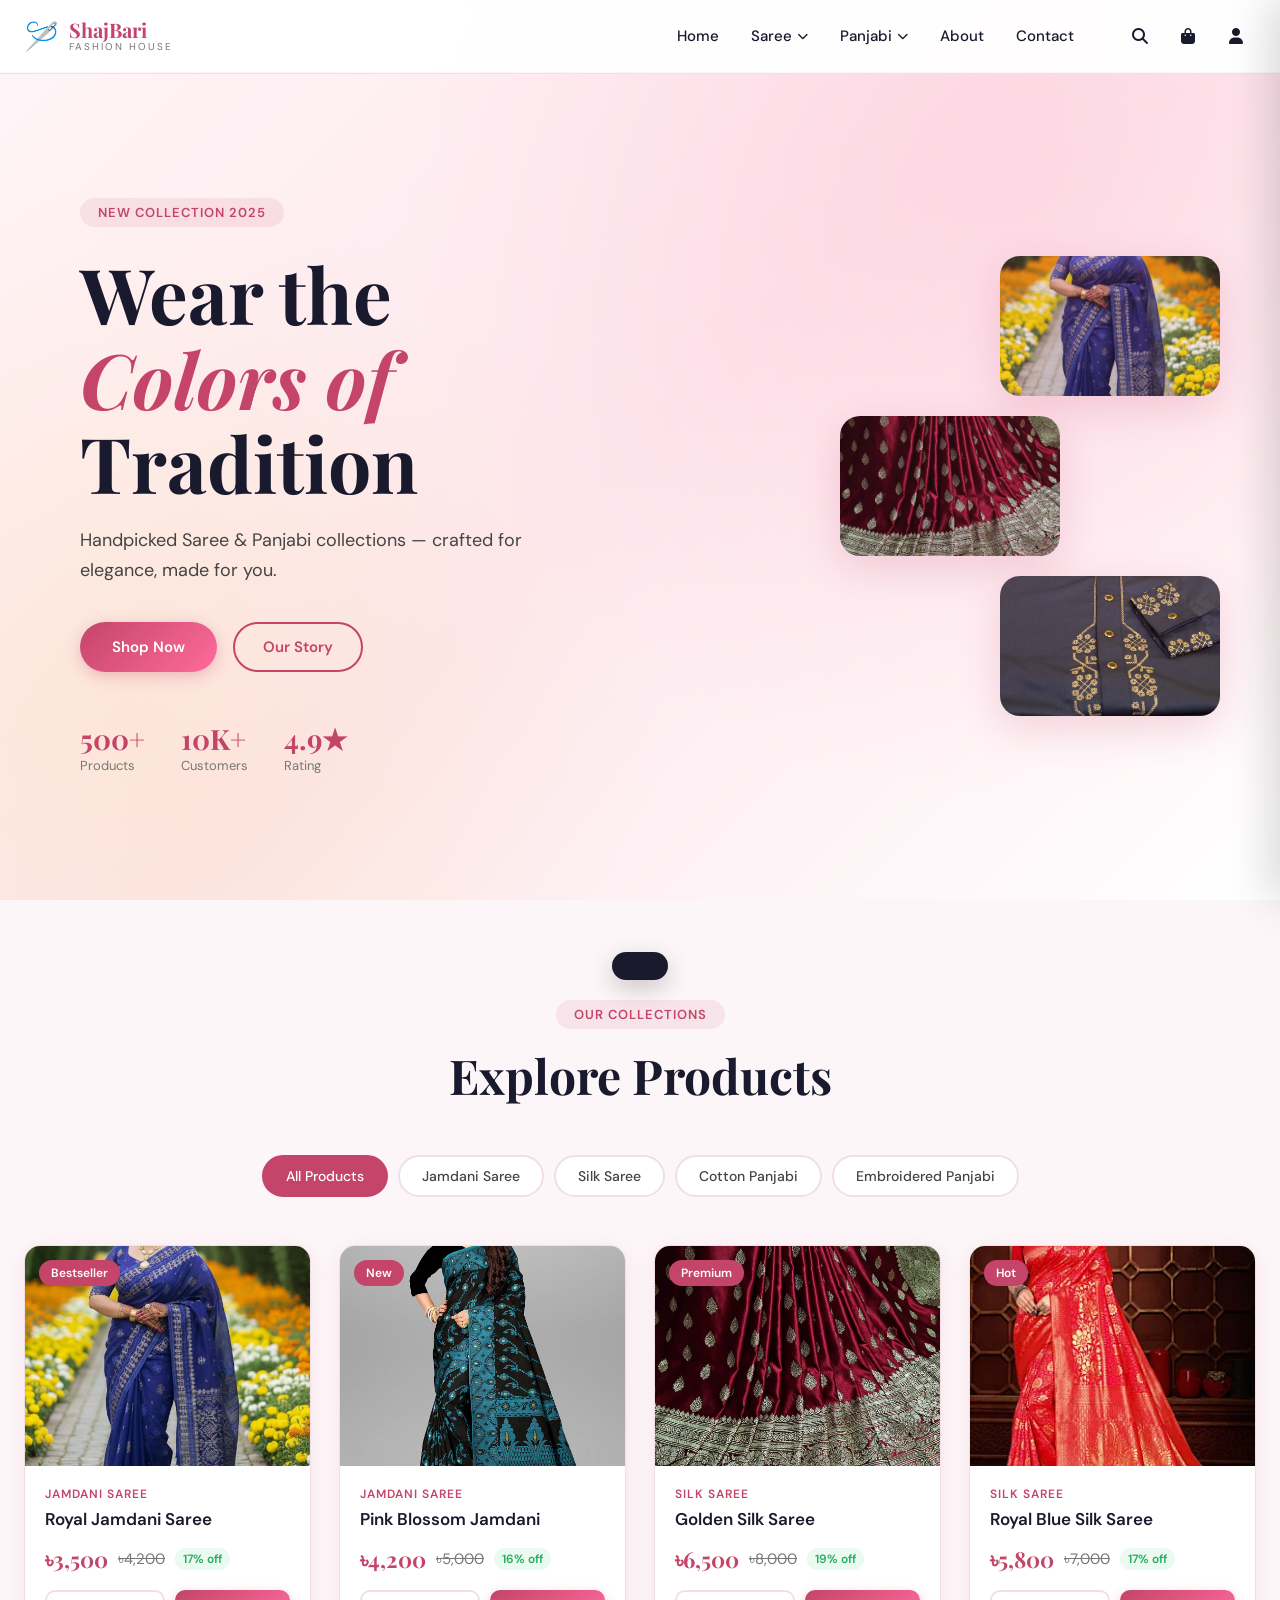
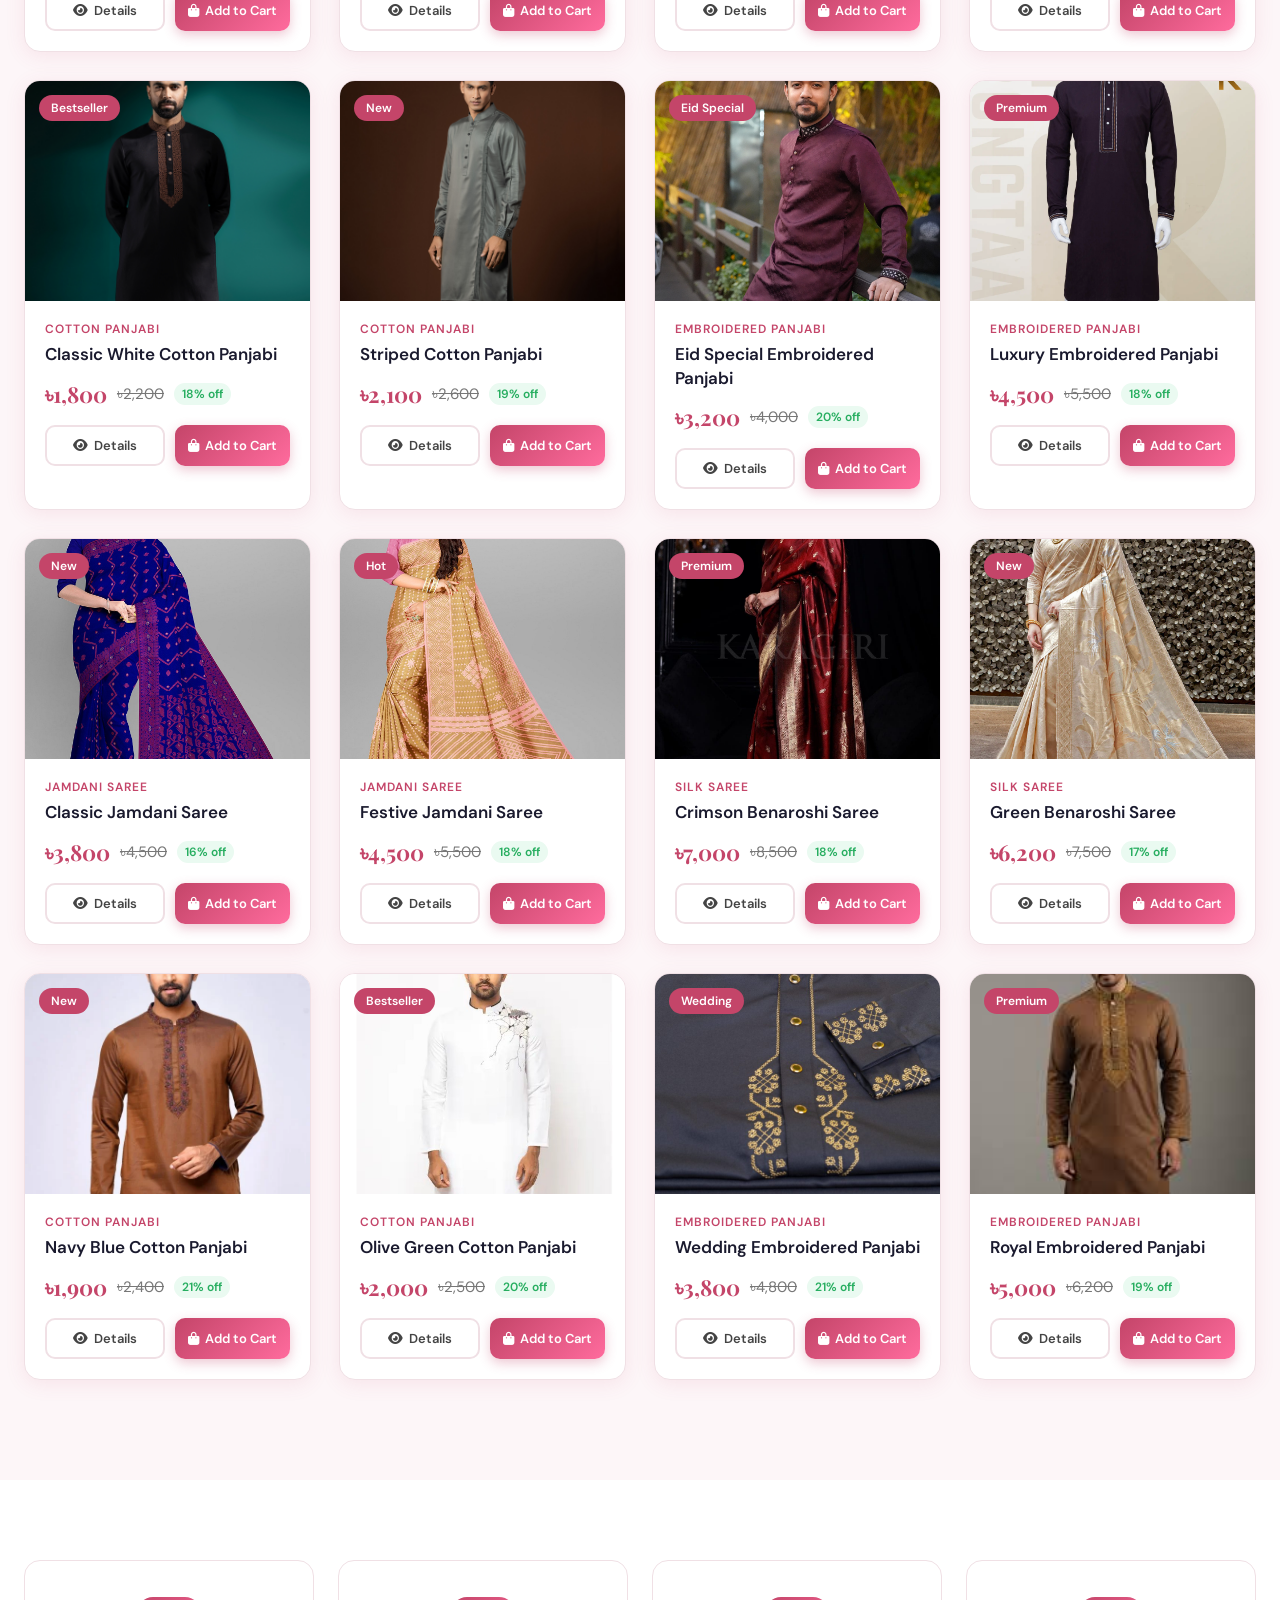
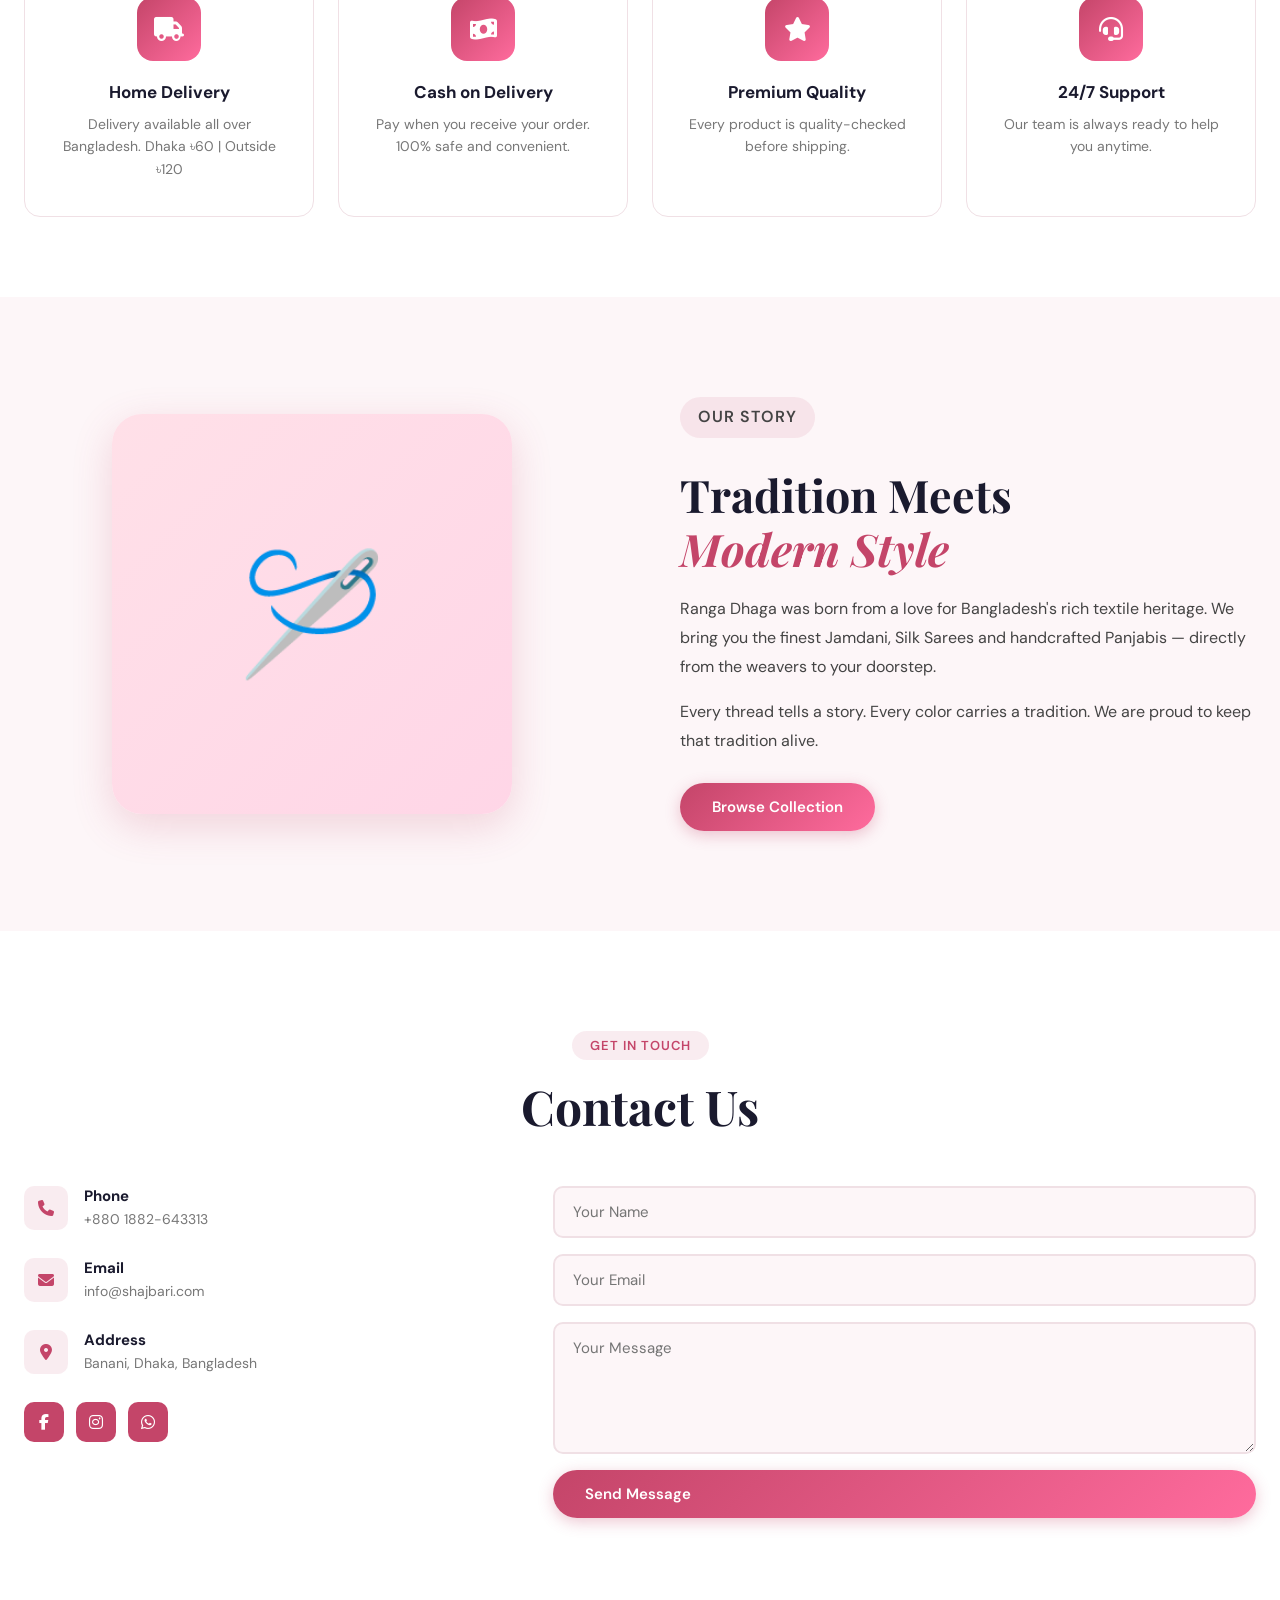
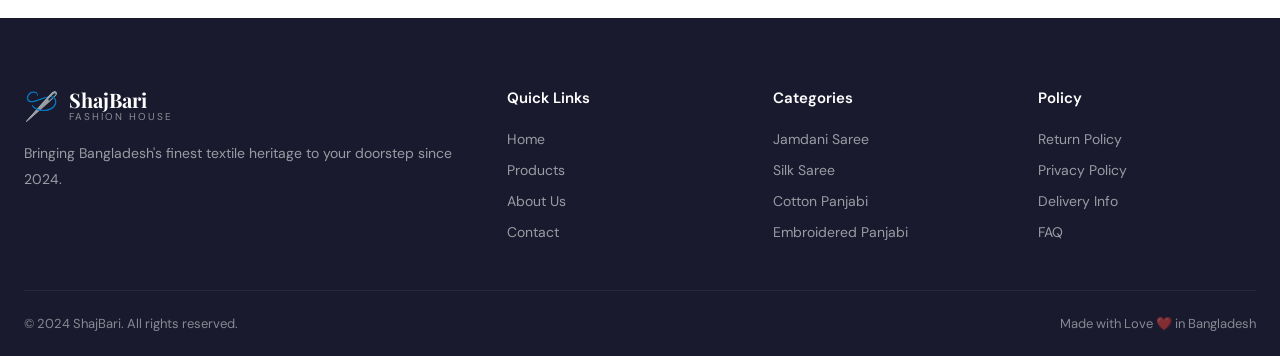
<file: project/index.html>
<!DOCTYPE html>
<html lang="en">
<head>
    <meta charset="UTF-8">
    <meta name="viewport" content="width=device-width, initial-scale=1.0">
    <title>ShajBari | Saree & Panjabi Collection</title>
    <link rel="stylesheet" href="css/style.css">
    <link href="https://fonts.googleapis.com/css2?family=Playfair+Display:ital,wght@0,400;0,700;1,400&family=DM+Sans:wght@300;400;500;600&display=swap" rel="stylesheet">
    <link rel="stylesheet" href="https://cdnjs.cloudflare.com/ajax/libs/font-awesome/6.5.0/css/all.min.css">
    <style>
        /* ── User Dropdown (session-aware navbar) ── */
        .user-menu { position: relative; }
        .nav-user-dropdown { position: relative; }
        .user-dropdown-menu {
            display: none;
            position: absolute;
            top: calc(100% + 12px);
            right: 0;
            background: #fff;
            border-radius: 14px;
            box-shadow: 0 8px 30px rgba(0,0,0,0.13);
            min-width: 190px;
            overflow: hidden;
            z-index: 999;
            border: 1px solid #f0e0e5;
        }
        .user-dropdown-menu.open { display: block; }
        .dropdown-username {
            padding: 14px 16px 10px;
            font-weight: 700;
            font-size: 14px;
            color: #1a1a2e;
            border-bottom: 1px solid #f0e0e5;
            background: #fdf6f8;
        }
        .user-dropdown-menu a {
            display: flex;
            align-items: center;
            gap: 10px;
            padding: 12px 16px;
            font-size: 14px;
            color: #444;
            text-decoration: none;
            transition: background .2s;
        }
        .user-dropdown-menu a:hover { background: #fdf6f8; color: #c44569; }
        .user-dropdown-menu a i { width: 16px; color: #c44569; }
        .nav-login-btn { display: flex; align-items: center; }
    </style>
</head>
<body>

<!-- ==================== NAVBAR ==================== -->
<nav class="navbar" id="navbar">
    <div class="nav-container">

        <a href="index.html" class="logo">
            <span class="logo-icon">🪡</span>
            <div>
                <span class="logo-main">ShajBari</span>
                <span class="logo-sub">Fashion House</span>
            </div>
        </a>

        <ul class="nav-links" id="navLinks">
            <li><a href="#home">Home</a></li>
            <li class="dropdown">
                <a href="#saree">Saree <i class="fas fa-chevron-down"></i></a>
                <ul class="dropdown-menu">
                    <li><a href="#" onclick="filterProducts('jamdani')"><span></span> Jamdani Saree</a></li>
                    <li><a href="#" onclick="filterProducts('silk')"><span></span> Silk Saree</a></li>
                </ul>
            </li>
            <li class="dropdown">
                <a href="#panjabi">Panjabi <i class="fas fa-chevron-down"></i></a>
                <ul class="dropdown-menu">
                    <li><a href="#" onclick="filterProducts('cotton-panjabi')"><span></span> Cotton Panjabi</a></li>
                    <li><a href="#" onclick="filterProducts('embroidered-panjabi')"><span></span> Embroidered Panjabi</a></li>
                </ul>
            </li>
            <li><a href="#about">About</a></li>
            <li><a href="#contact">Contact</a></li>
        </ul>

        <div class="nav-actions">
            <button class="search-toggle" onclick="toggleSearch()" title="Search">
                <i class="fas fa-search"></i>
            </button>
            <button class="cart-btn" onclick="toggleCart()" title="Cart">
                <i class="fas fa-shopping-bag"></i>
                <span class="cart-count" id="cartCount">0</span>
            </button>
            <!-- User menu: updated by JS after session check -->
            <div class="user-menu" id="userMenu">
                <a href="login.html" class="nav-login-btn" title="Login">
                    <i class="fas fa-user"></i>
                </a>
            </div>
            <button class="hamburger" id="hamburger" onclick="toggleMenu()">
                <span></span><span></span><span></span>
            </button>
        </div>

    </div>

    <!-- Search Bar -->
    <div class="search-bar" id="searchBar">
        <div class="search-container">
            <i class="fas fa-search"></i>
            <input type="text" id="searchInput" placeholder="Search saree, panjabi, color..." oninput="searchProducts()">
            <button onclick="closeSearch()"><i class="fas fa-times"></i></button>
        </div>
    </div>
</nav>

<!-- ==================== HERO ==================== -->
<section class="hero" id="home">
    <div class="hero-bg"></div>
    <div class="hero-content">
        <p class="hero-eyebrow">New Collection 2025</p>
        <h1 class="hero-title">Wear the<br><em>Colors of</em><br>Tradition</h1>
        <p class="hero-desc">Handpicked Saree & Panjabi collections — crafted for elegance, made for you.</p>
        <div class="hero-btns">
            <a href="#saree" class="btn-primary" onclick="scrollToProducts()">Shop Now</a>
            <a href="#about" class="btn-outline">Our Story</a>
        </div>
        <div class="hero-stats">
            <div><strong>500+</strong><span>Products</span></div>
            <div><strong>10K+</strong><span>Customers</span></div>
            <div><strong>4.9★</strong><span>Rating</span></div>
        </div>
    </div>
    <div class="hero-visual">
        <div class="hero-card hero-card-1">
            <div class="hero-card-img" style="background: linear-gradient(135deg,#ff6b9d,#c44569)">
                <img src="images/jamdani1.jpg" alt="Jamdani">
            </div>
            
        </div>
        <div class="hero-card hero-card-2">
            <div class="hero-card-img" style="background: linear-gradient(135deg,#a8edea,#fed6e3)">
                <img src="images/benaroshi1.jpg" alt="Benaroshi">
            </div>

        </div>
        <div class="hero-card hero-card-3">
            <div class="hero-card-img" style="background: linear-gradient(135deg,#d4fc79,#96e6a1)">
                <img src="images/embroydary3.jpg" alt="Panjabi">
            </div>
            
        </div>
    </div>
</section>

<!-- ==================== CATEGORY TABS ==================== -->
<section class="products-section" id="products">
    <div class="section-container">
        <div class="section-header">
            <p class="section-eyebrow">Our Collections</p>
            <h2 class="section-title">Explore Products</h2>
        </div>

        <div class="filter-tabs">
            <button class="tab active" onclick="filterProducts('all', this)">All Products</button>
            <button class="tab" onclick="filterProducts('jamdani', this)"> Jamdani Saree</button>
            <button class="tab" onclick="filterProducts('silk', this)"> Silk Saree</button>
            <button class="tab" onclick="filterProducts('cotton-panjabi', this)"> Cotton Panjabi</button>
            <button class="tab" onclick="filterProducts('embroidered-panjabi', this)"> Embroidered Panjabi</button>
        </div>

        <div class="no-results" id="noResults" style="display:none">
            <i class="fas fa-search"></i>
            <p>No products found. Try a different search.</p>
        </div>

        <div class="products-grid" id="productsGrid">
            <!-- Products injected by JS -->
        </div>
    </div>
</section>

<!-- ==================== FEATURES ==================== -->
<section class="features-section">
    <div class="section-container">
        <div class="features-grid">
            <div class="feature-card">
                <div class="feature-icon"><i class="fas fa-truck"></i></div>
                <h3>Home Delivery</h3>
                <p>Delivery available all over Bangladesh. Dhaka ৳60 | Outside ৳120</p>
            </div>
            <div class="feature-card">
                <div class="feature-icon"><i class="fas fa-money-bill-wave"></i></div>
                <h3>Cash on Delivery</h3>
                <p>Pay when you receive your order. 100% safe and convenient.</p>
            </div>
            <div class="feature-card">
                <div class="feature-icon"><i class="fas fa-star"></i></div>
                <h3>Premium Quality</h3>
                <p>Every product is quality-checked before shipping.</p>
            </div>
            <div class="feature-card">
                <div class="feature-icon"><i class="fas fa-headset"></i></div>
                <h3>24/7 Support</h3>
                <p>Our team is always ready to help you anytime.</p>
            </div>
        </div>
    </div>
</section>

<!-- ==================== ABOUT ==================== -->
<section class="about-section" id="about">
    <div class="section-container">
        <div class="about-grid">
            <div class="about-visual">
                <div class="about-img-box">
                    <span style="font-size:120px">🪡</span>
                </div>
            </div>
            <div class="about-content">
                <p class="section-eyebrow">Our Story</p>
                <h2>Tradition Meets<br><em>Modern Style</em></h2>
                <p>Ranga Dhaga was born from a love for Bangladesh's rich textile heritage. We bring you the finest Jamdani, Silk Sarees and handcrafted Panjabis — directly from the weavers to your doorstep.</p>
                <p>Every thread tells a story. Every color carries a tradition. We are proud to keep that tradition alive.</p>
                <a href="#products" class="btn-primary">Browse Collection</a>
            </div>
        </div>
    </div>
</section>

<!-- ==================== CONTACT ==================== -->
<section class="contact-section" id="contact">
    <div class="section-container">
        <div class="section-header">
            <p class="section-eyebrow">Get In Touch</p>
            <h2 class="section-title">Contact Us</h2>
        </div>
        <div class="contact-grid">
            <div class="contact-info">
                <div class="contact-item">
                    <i class="fas fa-phone"></i>
                    <div>
                        <strong>Phone</strong>
                        <p>+880 1882-643313</p>
                    </div>
                </div>
                <div class="contact-item">
                    <i class="fas fa-envelope"></i>
                    <div>
                        <strong>Email</strong>
                        <p>info@shajbari.com</p>
                    </div>
                </div>
                <div class="contact-item">
                    <i class="fas fa-map-marker-alt"></i>
                    <div>
                        <strong>Address</strong>
                        <p>Banani, Dhaka, Bangladesh</p>
                    </div>
                </div>
                <div class="social-links">
                    <a href="#"><i class="fab fa-facebook-f"></i></a>
                    <a href="#"><i class="fab fa-instagram"></i></a>
                    <a href="#"><i class="fab fa-whatsapp"></i></a>
                </div>
            </div>
            <!-- Contact form — connected to php/contact.php via fetch -->
            <form class="contact-form" id="contactForm" onsubmit="submitContact(event)">
                <input type="text"  name="name"    placeholder="Your Name"    required>
                <input type="email" name="email"   placeholder="Your Email"   required>
                <textarea           name="message" placeholder="Your Message" rows="5" required></textarea>
                <button type="submit" class="btn-primary" id="contactBtn">Send Message</button>
            </form>
        </div>
    </div>
</section>

<!-- ==================== FOOTER ==================== -->
<footer class="footer">
    <div class="section-container">
        <div class="footer-grid">
            <div class="footer-brand">
                <a href="#" class="logo">
                    <span class="logo-icon">🪡</span>
                    <div>
                        <span class="logo-main">ShajBari</span>
                        <span class="logo-sub">Fashion House</span>
                    </div>
                </a>
                <p>Bringing Bangladesh's finest textile heritage to your doorstep since 2024.</p>
            </div>
            <div class="footer-links">
                <h4>Quick Links</h4>
                <ul>
                    <li><a href="#home">Home</a></li>
                    <li><a href="#products">Products</a></li>
                    <li><a href="#about">About Us</a></li>
                    <li><a href="#contact">Contact</a></li>
                </ul>
            </div>
            <div class="footer-links">
                <h4>Categories</h4>
                <ul>
                    <li><a href="#">Jamdani Saree</a></li>
                    <li><a href="#">Silk Saree</a></li>
                    <li><a href="#">Cotton Panjabi</a></li>
                    <li><a href="#">Embroidered Panjabi</a></li>
                </ul>
            </div>
            <div class="footer-links">
                <h4>Policy</h4>
                <ul>
                    <li><a href="#">Return Policy</a></li>
                    <li><a href="#">Privacy Policy</a></li>
                    <li><a href="#">Delivery Info</a></li>
                    <li><a href="#">FAQ</a></li>
                </ul>
            </div>
        </div>
        <div class="footer-bottom">
            <p>© 2024 ShajBari. All rights reserved.</p>
            <p>Made with Love ❤️ in Bangladesh</p>
        </div>
    </div>
</footer>

<!-- ==================== CART SIDEBAR ==================== -->
<div class="cart-overlay" id="cartOverlay" onclick="toggleCart()"></div>
<div class="cart-sidebar" id="cartSidebar">
    <div class="cart-header">
        <h3><i class="fas fa-shopping-bag"></i> Your Cart</h3>
        <button onclick="toggleCart()"><i class="fas fa-times"></i></button>
    </div>
    <div class="cart-items" id="cartItems">
        <div class="cart-empty">
            <i class="fas fa-shopping-bag"></i>
            <p>Your cart is empty</p>
        </div>
    </div>
    <div class="cart-footer" id="cartFooter" style="display:none">
        <div class="cart-summary">
            <div class="summary-row">
                <span>Subtotal</span>
                <span id="cartSubtotal">৳0</span>
            </div>
            <div class="summary-row">
                <span>Delivery Charge</span>
                <span id="deliveryCharge">৳60</span>
            </div>
            <div class="summary-row total">
                <span>Total</span>
                <span id="cartTotal">৳60</span>
            </div>
        </div>

        <div class="delivery-options">
            <p><strong>Delivery Area:</strong></p>
            <label class="radio-label">
                <input type="radio" name="delivery" value="60" checked onchange="updateDelivery(this)">
                Inside Dhaka — ৳60
            </label>
            <label class="radio-label">
                <input type="radio" name="delivery" value="120" onchange="updateDelivery(this)">
                Outside Dhaka — ৳120
            </label>
        </div>

        <div class="order-form">
            <p><strong>Delivery Info:</strong></p>
            <input type="text" id="orderName"    placeholder="Your Full Name"       required>
            <input type="text" id="orderPhone"   placeholder="Phone Number"         required>
            <textarea         id="orderAddress"  placeholder="Full Delivery Address" rows="3" required></textarea>
        </div>

        <div class="payment-badge">
            <i class="fas fa-money-bill-wave"></i>
            <span>Cash on Delivery Only</span>
        </div>

        <button class="checkout-btn" onclick="placeOrder()">
            <i class="fas fa-check-circle"></i> Place Order
        </button>
    </div>
</div>

<!-- ==================== PRODUCT MODAL ==================== -->
<div class="modal-overlay" id="modalOverlay" onclick="closeModal()"></div>
<div class="product-modal" id="productModal">
    <button class="modal-close" onclick="closeModal()"><i class="fas fa-times"></i></button>
    <div class="modal-content" id="modalContent"></div>
</div>

<!-- ==================== TOAST ==================== -->
<div class="toast" id="toast"></div>

<!-- ==================== JS ==================== -->
<script>

// ===== PRODUCT DATA =====
const products = [
    { id:1, name:"Royal Jamdani Saree", category:"jamdani", price:3500, oldPrice:4200, img:"jamdani1.jpg", color:"#ff6b9d", badge:"Bestseller",
      desc:"Premium handwoven Jamdani saree from Narayanganj. Features intricate floral motifs in vibrant red and gold thread. Perfect for Eid, Puja, and wedding occasions.", material:"100% Cotton", size:"6 meters", care:"Dry clean only" },
    { id:2, name:"Pink Blossom Jamdani", category:"jamdani", price:4200, oldPrice:5000, img:"jamdani2.jpg", color:"#f093fb", badge:"New",
      desc:"Elegant pink Jamdani with delicate blossom patterns. Lightweight and breathable, perfect for summer festivals and casual occasions.", material:"Cotton blend", size:"6 meters", care:"Hand wash cold" },
    { id:3, name:"Golden Silk Saree", category:"silk", price:6500, oldPrice:8000, img:"benaroshi1.jpg", color:"#f7971e", badge:"Premium",
      desc:"Luxurious Rajshahi silk saree with zari border work. Rich gold color with intricate weaving. A timeless piece for brides and special occasions.", material:"Pure Silk", size:"6.5 meters", care:"Dry clean only" },
    { id:4, name:"Royal Blue Silk Saree", category:"silk", price:5800, oldPrice:7000, img:"benaroshi2.jpg", color:"#4facfe", badge:"Hot",
      desc:"Stunning royal blue silk saree with silver thread work. Modern cut with traditional elegance. Ideal for evening events and formal occasions.", material:"Pure Silk", size:"6.5 meters", care:"Dry clean only" },
    { id:5, name:"Classic White Cotton Panjabi", category:"cotton-panjabi", price:1800, oldPrice:2200, img:"cotton1.jpg", color:"#a8edea", badge:"Bestseller",
      desc:"Comfortable everyday white cotton Panjabi with simple collar design. Breathable fabric, perfect for daily wear and casual occasions.", material:"100% Cotton", size:"S / M / L / XL / XXL", care:"Machine wash" },
    { id:6, name:"Striped Cotton Panjabi", category:"cotton-panjabi", price:2100, oldPrice:2600, img:"cotton2.jpg", color:"#96e6a1", badge:"New",
      desc:"Modern striped design cotton Panjabi in blue and white. A contemporary take on traditional Panjabi for the modern man.", material:"Cotton", size:"S / M / L / XL / XXL", care:"Machine wash" },
    { id:7, name:"Eid Special Embroidered Panjabi", category:"embroidered-panjabi", price:3200, oldPrice:4000, img:"embroydary1.jpg", color:"#667eea", badge:"Eid Special",
      desc:"Beautifully embroidered Panjabi with intricate floral patterns on collar and cuffs. Premium fabric for Eid celebrations and weddings.", material:"Muslin + Thread work", size:"S / M / L / XL / XXL", care:"Dry clean recommended" },
    { id:8, name:"Luxury Embroidered Panjabi", category:"embroidered-panjabi", price:4500, oldPrice:5500, img:"embroydary2.jpg", color:"#f6d365", badge:"Premium",
      desc:"Top-of-the-line embroidered Panjabi with gold and silver threadwork. Hand-stitched by master craftsmen. Perfect for weddings and formal events.", material:"Silk blend + Embroidery", size:"S / M / L / XL / XXL", care:"Dry clean only" },
    { id:9, name:"Classic Jamdani Saree", category:"jamdani", price:3800, oldPrice:4500, img:"jamdani3.jpg", color:"#fd79a8", badge:"New",
      desc:"Traditional Jamdani saree with classic geometric patterns. Woven by skilled artisans of Narayanganj. A perfect blend of heritage and elegance.", material:"100% Cotton", size:"6 meters", care:"Dry clean only" },
    { id:10, name:"Festive Jamdani Saree", category:"jamdani", price:4500, oldPrice:5500, img:"jamdani4.jpg", color:"#e84393", badge:"Hot",
      desc:"Vibrant festive Jamdani saree with rich floral borders and deep colors. Ideal for Eid, weddings and cultural events.", material:"Cotton blend", size:"6 meters", care:"Hand wash cold" },
    { id:11, name:"Crimson Benaroshi Saree", category:"silk", price:7000, oldPrice:8500, img:"benaroshi3.jpg", color:"#e17055", badge:"Premium",
      desc:"Gorgeous crimson Benaroshi saree with traditional zari work and fine silk weaving. A statement piece for brides and festive occasions.", material:"Pure Silk", size:"6.5 meters", care:"Dry clean only" },
    { id:12, name:"Green Benaroshi Saree", category:"silk", price:6200, oldPrice:7500, img:"benaroshi4.jpg", color:"#00b894", badge:"New",
      desc:"Elegant green Benaroshi saree with intricate silver border work. A refreshing color choice for modern brides and formal gatherings.", material:"Pure Silk", size:"6.5 meters", care:"Dry clean only" },
    { id:13, name:"Navy Blue Cotton Panjabi", category:"cotton-panjabi", price:1900, oldPrice:2400, img:"cotton3.jpg", color:"#74b9ff", badge:"New",
      desc:"Stylish navy blue cotton Panjabi with minimal design. Comfortable for daily use and casual outings. A wardrobe essential.", material:"100% Cotton", size:"S / M / L / XL / XXL", care:"Machine wash" },
    { id:14, name:"Olive Green Cotton Panjabi", category:"cotton-panjabi", price:2000, oldPrice:2500, img:"cotton4.jpg", color:"#55efc4", badge:"Bestseller",
      desc:"Trendy olive green cotton Panjabi with subtle texture. Perfect for casual outings and informal occasions. Lightweight and breathable.", material:"Cotton", size:"S / M / L / XL / XXL", care:"Machine wash" },
    { id:15, name:"Wedding Embroidered Panjabi", category:"embroidered-panjabi", price:3800, oldPrice:4800, img:"embroydary3.jpg", color:"#a29bfe", badge:"Wedding",
      desc:"Exquisite wedding-wear Panjabi with dense embroidery on chest and sleeves. Crafted for the groom who wants to stand out on his special day.", material:"Muslin + Thread work", size:"S / M / L / XL / XXL", care:"Dry clean recommended" },
    { id:16, name:"Royal Embroidered Panjabi", category:"embroidered-panjabi", price:5000, oldPrice:6200, img:"embroydary4.jpg", color:"#fdcb6e", badge:"Premium",
      desc:"Royal embroidered Panjabi with elaborate gold threadwork and fine finishing. The pinnacle of traditional craftsmanship for elite occasions.", material:"Silk blend + Embroidery", size:"S / M / L / XL / XXL", care:"Dry clean only" },
];

let cart = [];
let deliveryCharge = 60;
let sessionUser = null;  // Populated after session check

// ===== RENDER PRODUCTS =====
function renderProducts(list) {
    const grid = document.getElementById('productsGrid');
    const noResults = document.getElementById('noResults');
    if (list.length === 0) {
        grid.innerHTML = '';
        noResults.style.display = 'flex';
        return;
    }
    noResults.style.display = 'none';
    grid.innerHTML = list.map(p => `
        <div class="product-card" data-category="${p.category}">
            <div class="product-img" style="background: linear-gradient(135deg, ${p.color}22, ${p.color}44)" onclick="openModal(${p.id})">
                <img src="images/${p.img}" alt="${p.name}" style="width:100%;height:100%;object-fit:cover;display:block;">
                ${p.badge ? `<span class="product-badge">${p.badge}</span>` : ''}
            </div>
            <div class="product-info">
                <p class="product-category">${getCategoryName(p.category)}</p>
                <h3 class="product-name" onclick="openModal(${p.id})">${p.name}</h3>
                <div class="product-price">
                    <span class="price-current">৳${p.price.toLocaleString()}</span>
                    <span class="price-old">৳${p.oldPrice.toLocaleString()}</span>
                    <span class="price-save">${Math.round((1 - p.price/p.oldPrice)*100)}% off</span>
                </div>
                <div class="product-actions">
                    <button class="btn-details" onclick="openModal(${p.id})"><i class="fas fa-eye"></i> Details</button>
                    <button class="btn-add-cart" onclick="addToCart(${p.id})"><i class="fas fa-shopping-bag"></i> Add to Cart</button>
                </div>
            </div>
        </div>
    `).join('');
}

function getCategoryName(cat) {
    const map = { 'jamdani':'Jamdani Saree', 'silk':'Silk Saree', 'cotton-panjabi':'Cotton Panjabi', 'embroidered-panjabi':'Embroidered Panjabi' };
    return map[cat] || cat;
}

// ===== FILTER =====
let currentFilter = 'all';

function filterProducts(category, btn) {
    currentFilter = category;
    if (btn) {
        document.querySelectorAll('.tab').forEach(t => t.classList.remove('active'));
        btn.classList.add('active');
    }
    const filtered = category === 'all' ? products : products.filter(p => p.category === category);
    renderProducts(filtered);
    document.getElementById('products').scrollIntoView({ behavior: 'smooth' });
}

// ===== SEARCH =====
function searchProducts() {
    const query = document.getElementById('searchInput').value.toLowerCase();
    if (!query) { filterProducts(currentFilter); return; }
    const filtered = products.filter(p =>
        p.name.toLowerCase().includes(query) ||
        p.category.toLowerCase().includes(query) ||
        p.desc.toLowerCase().includes(query)
    );
    renderProducts(filtered);
    document.getElementById('products').scrollIntoView({ behavior: 'smooth' });
}

function toggleSearch() {
    const bar = document.getElementById('searchBar');
    bar.classList.toggle('active');
    if (bar.classList.contains('active')) document.getElementById('searchInput').focus();
}

function closeSearch() {
    document.getElementById('searchBar').classList.remove('active');
    document.getElementById('searchInput').value = '';
    filterProducts(currentFilter);
}

// ===== MODAL =====
function openModal(id) {
    const p = products.find(x => x.id === id);
    const inCart = cart.find(x => x.id === id);
    document.getElementById('modalContent').innerHTML = `
        <div class="modal-img" style="background: linear-gradient(135deg, ${p.color}22, ${p.color}55)">
            <img src="images/${p.img}" alt="${p.name}" style="width:100%;height:100%;object-fit:cover;display:block;">
        </div>
        <div class="modal-details">
            <p class="product-category">${getCategoryName(p.category)}</p>
            <h2>${p.name}</h2>
            <div class="product-price" style="margin:15px 0">
                <span class="price-current" style="font-size:28px">৳${p.price.toLocaleString()}</span>
                <span class="price-old">৳${p.oldPrice.toLocaleString()}</span>
                <span class="price-save">${Math.round((1 - p.price/p.oldPrice)*100)}% off</span>
            </div>
            <p class="modal-desc">${p.desc}</p>
            <div class="modal-specs">
                <div><i class="fas fa-tshirt"></i> <strong>Material:</strong> ${p.material}</div>
                <div><i class="fas fa-ruler"></i> <strong>Size:</strong> ${p.size}</div>
                <div><i class="fas fa-hands-wash"></i> <strong>Care:</strong> ${p.care}</div>
            </div>
            <div class="modal-actions">
                <button class="btn-add-cart" onclick="addToCart(${p.id}); closeModal()">
                    <i class="fas fa-shopping-bag"></i> ${inCart ? 'Add Again' : 'Add to Cart'}
                </button>
                <button class="btn-outline" onclick="closeModal()">
                    <i class="fas fa-arrow-left"></i> Back
                </button>
            </div>
        </div>
    `;
    document.getElementById('modalOverlay').classList.add('active');
    document.getElementById('productModal').classList.add('active');
    document.body.style.overflow = 'hidden';
}

function closeModal() {
    document.getElementById('modalOverlay').classList.remove('active');
    document.getElementById('productModal').classList.remove('active');
    document.body.style.overflow = '';
}

// ===== CART =====
function addToCart(id) {
    const p = products.find(x => x.id === id);
    const existing = cart.find(x => x.id === id);
    if (existing) { existing.qty++; }
    else { cart.push({ ...p, qty: 1 }); }
    updateCart();
    showToast(`✅ "${p.name}" added to cart!`);
}

function removeFromCart(id) {
    cart = cart.filter(x => x.id !== id);
    updateCart();
}

function changeQty(id, delta) {
    const item = cart.find(x => x.id === id);
    if (!item) return;
    item.qty += delta;
    if (item.qty <= 0) removeFromCart(id);
    else updateCart();
}

function updateCart() {
    const count = cart.reduce((s, x) => s + x.qty, 0);
    document.getElementById('cartCount').textContent = count;
    document.getElementById('cartCount').style.display = count > 0 ? 'flex' : 'none';

    const cartItems  = document.getElementById('cartItems');
    const cartFooter = document.getElementById('cartFooter');

    if (cart.length === 0) {
        cartItems.innerHTML = `<div class="cart-empty"><i class="fas fa-shopping-bag"></i><p>Your cart is empty</p></div>`;
        cartFooter.style.display = 'none';
        return;
    }

    cartItems.innerHTML = cart.map(item => `
        <div class="cart-item">
            <div class="cart-item-img"><img src="images/${item.img}" alt="${item.name}" style="width:100%;height:100%;object-fit:cover;border-radius:8px;"></div>
            <div class="cart-item-info">
                <p class="cart-item-name">${item.name}</p>
                <p class="cart-item-price">৳${item.price.toLocaleString()}</p>
                <div class="qty-control">
                    <button onclick="changeQty(${item.id}, -1)">−</button>
                    <span>${item.qty}</span>
                    <button onclick="changeQty(${item.id}, 1)">+</button>
                </div>
            </div>
            <button class="cart-item-remove" onclick="removeFromCart(${item.id})"><i class="fas fa-trash"></i></button>
        </div>
    `).join('');

    cartFooter.style.display = 'block';
    updateCartTotal();
}

function updateCartTotal() {
    const subtotal = cart.reduce((s, x) => s + x.price * x.qty, 0);
    const total    = subtotal + deliveryCharge;
    document.getElementById('cartSubtotal').textContent = '৳' + subtotal.toLocaleString();
    document.getElementById('deliveryCharge').textContent = '৳' + deliveryCharge;
    document.getElementById('cartTotal').textContent = '৳' + total.toLocaleString();
}

function updateDelivery(el) {
    deliveryCharge = parseInt(el.value);
    updateCartTotal();
}

function toggleCart() {
    document.getElementById('cartSidebar').classList.toggle('active');
    document.getElementById('cartOverlay').classList.toggle('active');
    document.body.style.overflow = document.getElementById('cartSidebar').classList.contains('active') ? 'hidden' : '';
}

// ===== ORDER =====
function placeOrder() {
    const name    = document.getElementById('orderName').value.trim();
    const phone   = document.getElementById('orderPhone').value.trim();
    const address = document.getElementById('orderAddress').value.trim();

    if (!name || !phone || !address) {
        showToast('⚠️ Please fill in all delivery information!', 'warning');
        return;
    }
    if (cart.length === 0) {
        showToast('⚠️ Your cart is empty!', 'warning');
        return;
    }

    const subtotal  = cart.reduce((s, x) => s + x.price * x.qty, 0);
    const total     = subtotal + deliveryCharge;
    const orderData = {
        customer: { name, phone, address },
        items:    cart,
        subtotal,
        delivery: deliveryCharge,
        total,
        payment:  'Cash on Delivery',
        date:     new Date().toLocaleString('en-BD')
    };

    fetch('php/order.php', {
        method:  'POST',
        headers: { 'Content-Type': 'application/json' },
        body:    JSON.stringify(orderData)
    })
    .then(r => r.json())
    .then(data => {
        if (data.success) {
            cart = [];
            updateCart();
            toggleCart();
            showOrderSuccess(data.order_id, total, name);
        } else {
            showToast('❌ Order failed: ' + data.message, 'error');
        }
    })
    .catch(() => {
        // Demo fallback
        cart = [];
        updateCart();
        toggleCart();
        showOrderSuccess('RD' + Date.now(), total, name);
    });
}

function showOrderSuccess(orderId, total, name) {
    document.getElementById('modalContent').innerHTML = `
        <div class="order-success">
            <div class="success-icon">🎉</div>
            <h2>Order Placed Successfully!</h2>
            <p>Thank you <strong>${name}</strong>! Your order has been received.</p>
            <div class="order-info">
                <p><strong>Order ID:</strong> ${orderId}</p>
                <p><strong>Total Amount:</strong> ৳${total.toLocaleString()}</p>
                <p><strong>Payment:</strong> Cash on Delivery</p>
                <p><strong>Expected Delivery:</strong> 3–5 Business Days</p>
            </div>
            <p class="success-note">Our team will contact you shortly. Thank you for shopping with Ranga Dhaga! 🛍️</p>
            ${sessionUser ? `<a href="profile.html" style="display:inline-flex;align-items:center;gap:8px;margin-top:12px;padding:12px 24px;background:linear-gradient(135deg,#c44569,#ff6b9d);color:#fff;border-radius:50px;font-weight:600;text-decoration:none;"><i class="fas fa-box"></i> Track Order</a>` : ''}
            <button class="btn-primary" onclick="closeModal()" style="margin-left:10px;">Continue Shopping</button>
        </div>
    `;
    document.getElementById('modalOverlay').classList.add('active');
    document.getElementById('productModal').classList.add('active');
    document.body.style.overflow = 'hidden';
}

// ===== NAVBAR SCROLL =====
window.addEventListener('scroll', () => {
    document.getElementById('navbar').classList.toggle('scrolled', window.scrollY > 50);
});

// ===== MENU =====
function toggleMenu() {
    document.getElementById('navLinks').classList.toggle('active');
    document.getElementById('hamburger').classList.toggle('open');
}

function scrollToProducts() {
    document.getElementById('products').scrollIntoView({ behavior: 'smooth' });
}

// ===== USER DROPDOWN =====
function toggleUserDropdown() {
    const menu = document.getElementById('userDropdownMenu');
    if (menu) menu.classList.toggle('open');
}

// Close dropdown when clicking outside
document.addEventListener('click', (e) => {
    const menu = document.getElementById('userDropdownMenu');
    if (menu && !e.target.closest('.nav-user-dropdown')) {
        menu.classList.remove('open');
    }
});

// ===== SESSION CHECK — update navbar =====
fetch('php/check_session.php')
.then(r => r.json())
.then(data => {
    const userMenu = document.getElementById('userMenu');
    if (data.logged_in) {
        sessionUser = data;
        const firstLetter = data.user_name.charAt(0).toUpperCase();
        userMenu.innerHTML = `
            <div class="nav-user-dropdown">
                <button class="nav-login-btn" onclick="toggleUserDropdown()" title="${data.user_name}"
                    style="width:38px;height:38px;border-radius:50%;background:linear-gradient(135deg,#c44569,#ff6b9d);color:#fff;font-weight:700;font-size:15px;display:flex;align-items:center;justify-content:center;border:none;cursor:pointer;">
                    ${firstLetter}
                </button>
                <div class="user-dropdown-menu" id="userDropdownMenu">
                    <p class="dropdown-username">Hi, ${data.user_name.split(' ')[0]}!</p>
                    <a href="profile.html"><i class="fas fa-user-circle"></i> My Profile</a>
                    <a href="profile.html#orders" onclick="localStorage.setItem('profileTab','orders')"><i class="fas fa-box"></i> My Orders</a>
                    <a href="php/logout.php"><i class="fas fa-sign-out-alt"></i> Logout</a>
                </div>
            </div>
        `;
        // Pre-fill order name from session
        const nameInput = document.getElementById('orderName');
        if (nameInput && !nameInput.value) nameInput.value = data.user_name;
    }
})
.catch(() => { /* Not logged in or server unavailable — keep default login button */ });

// ===== TOAST =====
function showToast(msg, type = 'success') {
    const toast = document.getElementById('toast');
    toast.textContent = msg;
    toast.className = 'toast show ' + type;
    setTimeout(() => toast.className = 'toast', 3000);
}

// ===== CONTACT FORM — sends to php/contact.php via fetch =====
function submitContact(e) {
    e.preventDefault();
    const form = e.target;
    const btn  = document.getElementById('contactBtn');
    const fd   = new FormData(form);

    btn.disabled    = true;
    btn.textContent = 'Sending…';

    fetch('php/contact.php', { method: 'POST', body: fd })
    .then(r => r.json())
    .then(data => {
        if (data.success) {
            showToast('✅ Message sent! We will contact you soon.');
            form.reset();
        } else {
            showToast('❌ ' + (data.message || 'Failed to send. Please try again.'), 'error');
        }
    })
    .catch(() => {
        showToast('❌ Network error. Please try again.', 'error');
    })
    .finally(() => {
        btn.disabled    = false;
        btn.textContent = 'Send Message';
    });
}

// ===== INIT =====
renderProducts(products);
document.getElementById('cartCount').style.display = 'none';

</script>
</body>
</html>
</file>
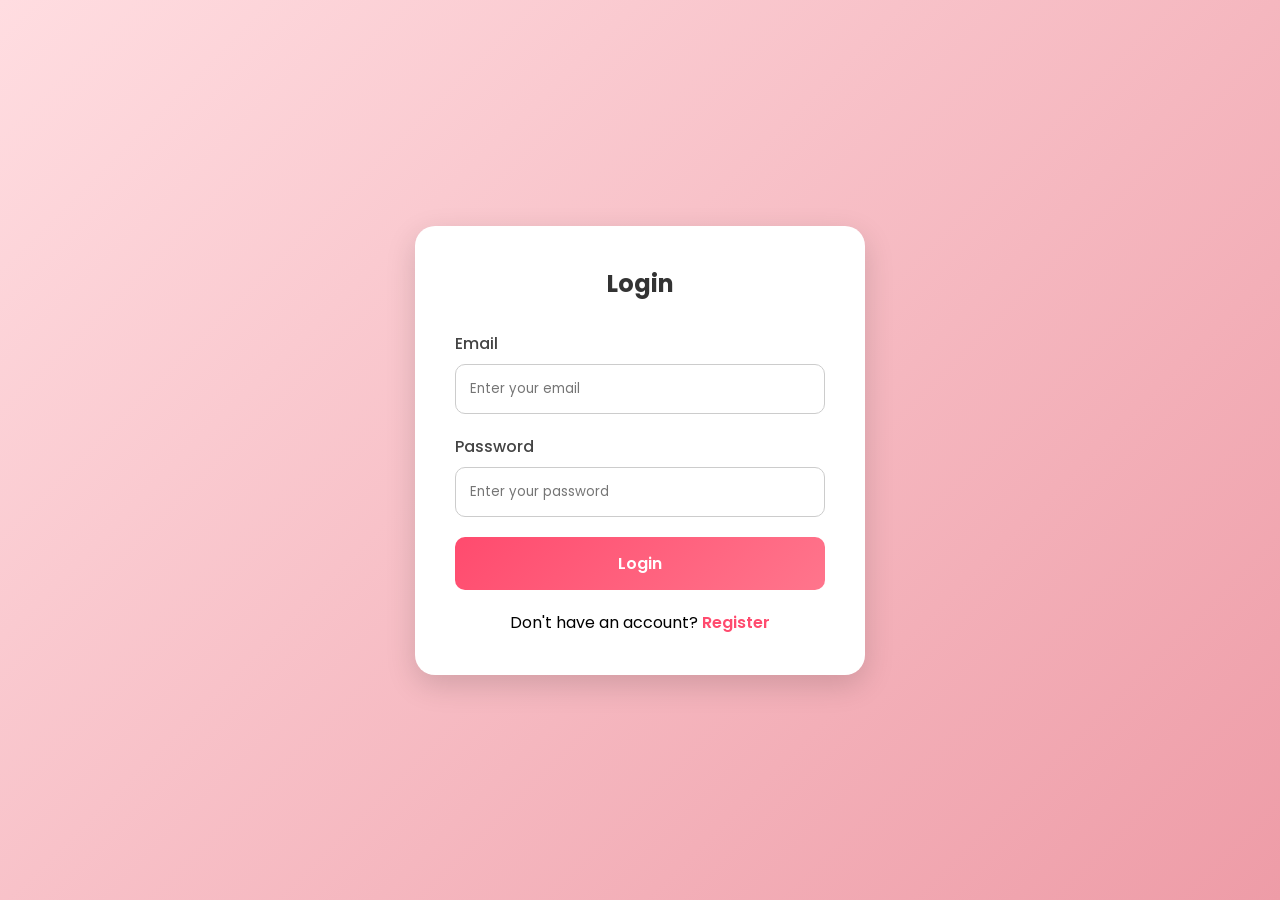
<file: project/login.html>
<!DOCTYPE html>
<html lang="en">
<head>
    <meta charset="UTF-8">
    <meta name="viewport" content="width=device-width, initial-scale=1.0">
    <title>Login | Fashion Store</title>

    <link rel="stylesheet" href="css/login.css">
    <link href="https://fonts.googleapis.com/css2?family=Poppins:wght@300;400;500;600;700&display=swap" rel="stylesheet">
</head>
<body>

    <div class="login-container">
        <div class="login-box">

            <h2>Login</h2>

            <form action="php/login.php" method="POST">

                <div class="input-group">
                    <label>Email</label>
                    <input type="email" name="email" placeholder="Enter your email" required>
                </div>

                <div class="input-group">
                    <label>Password</label>
                    <input type="password" name="password" placeholder="Enter your password" required>
                </div>

                <button type="submit" class="login-btn">Login</button>

                <p class="register-text">
                    Don't have an account?
                    <a href="register.html">Register</a>
                </p>

            </form>

        </div>
    </div>

</body>
</html>
</file>
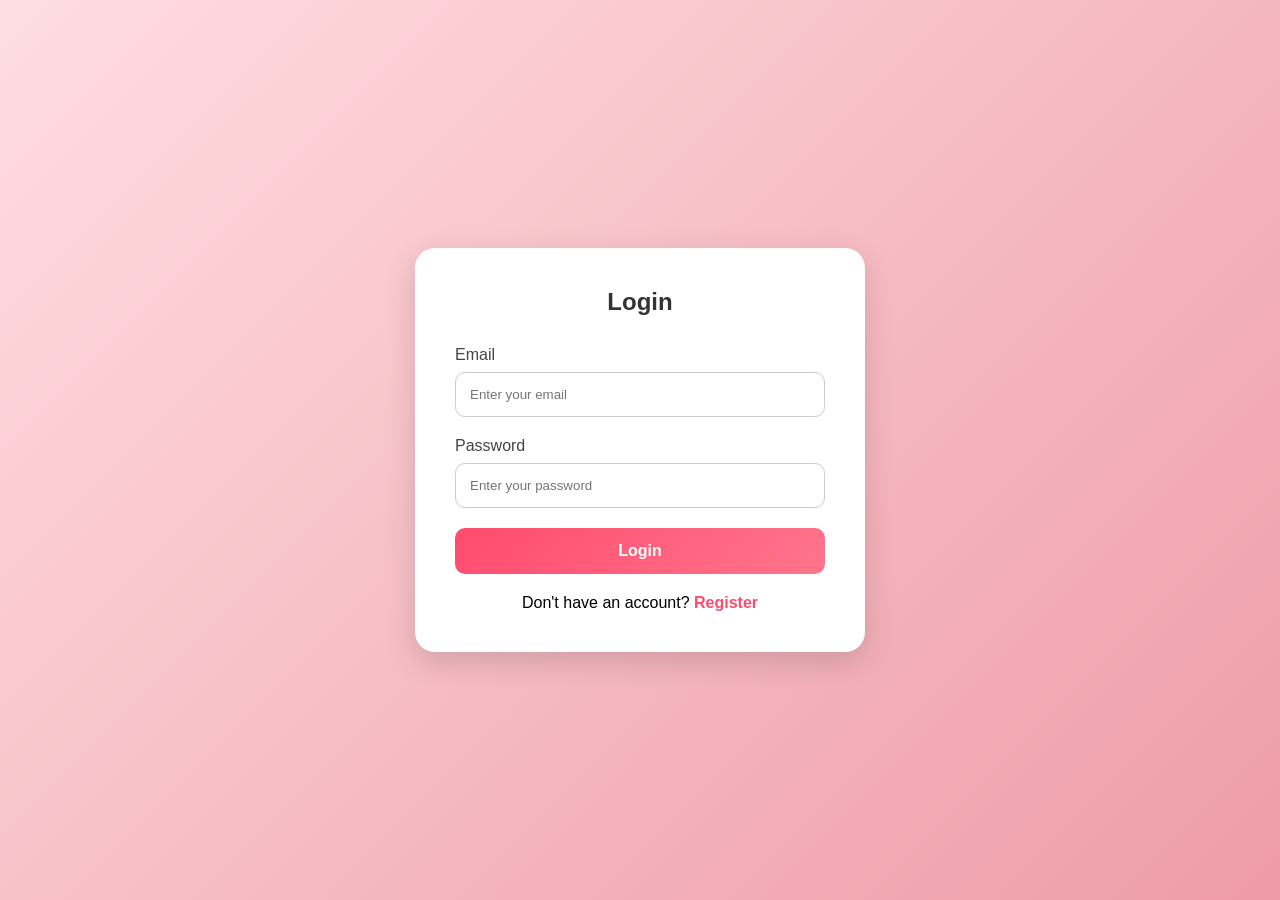
<file: project/profile.html>
<!DOCTYPE html>
<html lang="en">
<head>
    <meta charset="UTF-8">
    <meta name="viewport" content="width=device-width, initial-scale=1.0">
    <title>My Profile | Ranga Dhaga</title>
    <link rel="stylesheet" href="css/profile.css">
    <link rel="stylesheet" href="https://cdnjs.cloudflare.com/ajax/libs/font-awesome/6.5.0/css/all.min.css">
</head>
<body>

<!-- ==================== NAVBAR ==================== -->
<nav class="navbar">
    <div class="nav-container">
        <a href="index.html" class="logo">
            <span class="logo-icon">🪡</span>
            <div>
                <span class="logo-main">Ranga Dhaga</span>
                <span class="logo-sub">Fashion House</span>
            </div>
        </a>
        <div class="nav-right">
            <a href="index.html" class="nav-back-btn">
                <i class="fas fa-arrow-left"></i> Back to Shop
            </a>
            <a href="php/logout.php" class="nav-logout-btn">
                <i class="fas fa-sign-out-alt"></i> Logout
            </a>
        </div>
    </div>
</nav>

<!-- ==================== PROFILE PAGE ==================== -->
<div class="profile-page">

    <!-- ── SIDEBAR ── -->
    <aside class="profile-sidebar">
        <div class="sidebar-banner"></div>
        <div class="sidebar-body">
            <div class="avatar-circle" id="avatarCircle">–</div>
            <h2 class="sidebar-name" id="sidebarName">
                <span class="skeleton" style="width:140px;height:22px;display:inline-block;border-radius:6px;"></span>
            </h2>
            <p class="sidebar-email" id="sidebarEmail">
                <span class="skeleton" style="width:180px;height:14px;display:inline-block;border-radius:4px;"></span>
            </p>
            <hr class="sidebar-divider">
            <div class="sidebar-stat">
                <div class="stat-box">
                    <strong id="totalOrders">—</strong>
                    <span>Orders</span>
                </div>
                <div class="stat-box">
                    <strong id="totalSpent">—</strong>
                    <span>Spent</span>
                </div>
                <div class="stat-box">
                    <strong id="deliveredCount">—</strong>
                    <span>Delivered</span>
                </div>
            </div>
            <div class="sidebar-info-item">
                <i class="fas fa-phone"></i>
                <div>
                    <strong>Phone</strong>
                    <span id="sidebarPhone">—</span>
                </div>
            </div>
            <div class="sidebar-info-item">
                <i class="fas fa-calendar-alt"></i>
                <div>
                    <strong>Member Since</strong>
                    <span id="sidebarMember">—</span>
                </div>
            </div>
        </div>
    </aside>

    <!-- ── MAIN ── -->
    <main class="profile-main">

        <!-- Tabs -->
        <div class="profile-tabs">
            <button class="tab-btn active" onclick="switchTab('info', this)">
                <i class="fas fa-id-card"></i> Profile Info
            </button>
            <button class="tab-btn" onclick="switchTab('orders', this)">
                <i class="fas fa-box"></i> Order History
            </button>
        </div>

        <!-- ── Profile Info Panel ── -->
        <div class="tab-panel active" id="panel-info">
            <div class="info-card">
                <h3 class="info-card-title"><i class="fas fa-user-circle"></i> Personal Information</h3>
                <div class="info-grid">
                    <div class="info-field">
                        <label>Full Name</label>
                        <p id="infoName">—</p>
                    </div>
                    <div class="info-field">
                        <label>Email Address</label>
                        <p id="infoEmail">—</p>
                    </div>
                    <div class="info-field">
                        <label>Phone Number</label>
                        <p id="infoPhone">—</p>
                    </div>
                    <div class="info-field">
                        <label>Member Since</label>
                        <p id="infoMember">—</p>
                    </div>
                </div>
            </div>

            <div class="info-card">
                <h3 class="info-card-title"><i class="fas fa-shield-alt"></i> Account Security</h3>
                <div class="info-grid">
                    <div class="info-field">
                        <label>Password</label>
                        <p>••••••••••••</p>
                    </div>
                    <div class="info-field">
                        <label>Account Status</label>
                        <p style="color:#16a34a;font-weight:700;">✔ Active</p>
                    </div>
                </div>
            </div>
        </div>

        <!-- ── Order History Panel ── -->
        <div class="tab-panel" id="panel-orders">
            <div class="orders-header">
                <h2 class="orders-title">Order History</h2>
                <span class="orders-count" id="ordersCount">0 orders</span>
            </div>
            <div id="ordersContainer">
                <!-- Orders rendered by JS -->
                <div class="empty-orders" id="ordersLoading">
                    <div class="skeleton" style="height:80px;border-radius:12px;margin-bottom:16px;"></div>
                    <div class="skeleton" style="height:80px;border-radius:12px;margin-bottom:16px;"></div>
                    <div class="skeleton" style="height:80px;border-radius:12px;"></div>
                </div>
            </div>
        </div>

    </main>
</div>

<!-- ==================== JS ==================== -->
<script>

    const STATUS_STEPS = ['Pending', 'Confirmed', 'Processing', 'Shipped', 'Delivered'];
    const STATUS_ICONS = {
        Pending:    'fa-clock',
        Confirmed:  'fa-check',
        Processing: 'fa-cog',
        Shipped:    'fa-truck',
        Delivered:  'fa-box-open',
        Cancelled:  'fa-times'
    };

    // ── Tab switching ──
    function switchTab(tab, btn) {
        document.querySelectorAll('.tab-btn').forEach(b => b.classList.remove('active'));
        document.querySelectorAll('.tab-panel').forEach(p => p.classList.remove('active'));
        btn.classList.add('active');
        document.getElementById('panel-' + tab).classList.add('active');
    }

    // ── Format date ──
    function formatDate(dateStr) {
        if (!dateStr) return '—';
        const d = new Date(dateStr);
        return d.toLocaleDateString('en-BD', { year:'numeric', month:'long', day:'numeric' });
    }

    // ── Get initials ──
    function getInitials(name) {
        return name.split(' ').map(w => w[0]).join('').toUpperCase().slice(0, 2);
    }

    // ── Build status timeline HTML ──
    function buildTimeline(status) {
        if (status === 'Cancelled') {
            return `<div style="display:flex;align-items:center;gap:8px;color:#dc2626;font-size:14px;font-weight:600;padding:10px 0;">
                        <i class="fas fa-times-circle"></i> This order was cancelled.
                    </div>`;
        }
        const currentIdx = STATUS_STEPS.indexOf(status);
        return `<div class="status-timeline">` +
            STATUS_STEPS.map((step, i) => {
                let cls = '';
                if (i < currentIdx) cls = 'done';
                else if (i === currentIdx) cls = 'done current';
                return `<div class="timeline-step ${cls}">
                    <div class="step-dot"><i class="fas ${STATUS_ICONS[step]}"></i></div>
                    <span class="step-label">${step}</span>
                </div>`;
            }).join('') +
        `</div>`;
    }

    // ── Render a single order card ──
    function renderOrder(order) {
        const items = order.items || [];
        const itemsHTML = items.map(item => `
            <div class="order-item-row">
                <span class="order-item-emoji">
                    ${item.product_img
                        ? `<img src="images/${item.product_img}" alt="${item.product_name}" style="width:44px;height:44px;object-fit:cover;border-radius:8px;">`
                        : '🛍️'}
                </span>
                <span class="order-item-name">${item.product_name}</span>
                <span class="order-item-qty">× ${item.quantity}</span>
                <span class="order-item-price">৳${parseFloat(item.price * item.quantity).toLocaleString()}</span>
            </div>
        `).join('');

        return `
        <div class="order-card">
            <div class="order-card-header">
                <div>
                    <div class="order-number"><i class="fas fa-receipt"></i> ${order.order_number}</div>
                    <div class="order-date">${formatDate(order.created_at)}</div>
                </div>
                <span class="status-badge status-${order.status}">
                    <i class="fas ${STATUS_ICONS[order.status] || 'fa-circle'}"></i> ${order.status}
                </span>
            </div>
            <div class="order-card-body">
                ${buildTimeline(order.status)}
                <div class="order-items-list">${itemsHTML || '<p style="color:var(--text-light);font-size:14px;">No item details</p>'}</div>
                <div class="order-footer">
                    <div class="order-delivery-info">
                        <div><i class="fas fa-map-marker-alt"></i>${order.address}</div>
                        <div style="margin-top:4px;"><i class="fas fa-phone"></i>${order.phone}</div>
                        <div style="margin-top:4px;"><i class="fas fa-money-bill-wave"></i>${order.payment_method}</div>
                    </div>
                    <div class="order-total-area">
                        <div class="order-total-label">
                            Subtotal ৳${parseFloat(order.subtotal).toLocaleString()} + 
                            Delivery ৳${parseFloat(order.delivery_charge).toLocaleString()}
                        </div>
                        <div class="order-total-amount">৳${parseFloat(order.total).toLocaleString()}</div>
                    </div>
                </div>
            </div>
        </div>`;
    }

    // ── Load profile data ──
    function loadProfile() {
        fetch('php/get_profile.php')
        .then(r => r.json())
        .then(data => {
            if (!data.success) {
                window.location.href = 'login.html';
                return;
            }
            const u = data.user;
            const initials = getInitials(u.fullname);
            document.getElementById('avatarCircle').textContent  = initials;
            document.getElementById('sidebarName').textContent   = u.fullname;
            document.getElementById('sidebarEmail').textContent  = u.email;
            document.getElementById('sidebarPhone').textContent  = u.phone || '—';
            document.getElementById('sidebarMember').textContent = formatDate(u.created_at);
            document.getElementById('infoName').textContent      = u.fullname;
            document.getElementById('infoEmail').textContent     = u.email;
            document.getElementById('infoPhone').textContent     = u.phone || '—';
            document.getElementById('infoMember').textContent    = formatDate(u.created_at);
            document.title = u.fullname + ' | Ranga Dhaga';
        })
        .catch(() => { window.location.href = 'login.html'; });
    }

    // ── Load orders ──
    function loadOrders() {
        fetch('php/get_orders.php')
        .then(r => r.json())
        .then(data => {
            const container = document.getElementById('ordersContainer');
            if (!data.success) {
                container.innerHTML = `<div class="empty-orders">
                    <div class="empty-icon">⚠️</div>
                    <h3>Could not load orders</h3>
                    <p>${data.message}</p>
                </div>`;
                return;
            }
            const orders = data.orders || [];
            document.getElementById('ordersCount').textContent = orders.length + ' order' + (orders.length !== 1 ? 's' : '');

            // Sidebar stats
            const spent     = orders.reduce((s, o) => s + parseFloat(o.total), 0);
            const delivered = orders.filter(o => o.status === 'Delivered').length;
            document.getElementById('totalOrders').textContent   = orders.length;
            document.getElementById('totalSpent').textContent    = '৳' + Math.round(spent / 1000) + 'k';
            document.getElementById('deliveredCount').textContent = delivered;

            if (orders.length === 0) {
                container.innerHTML = `<div class="empty-orders">
                    <div class="empty-icon">🛍️</div>
                    <h3>No orders yet</h3>
                    <p>You haven't placed any orders. Browse our collection and start shopping!</p>
                    <a href="index.html" class="btn-primary"><i class="fas fa-shopping-bag"></i> Shop Now</a>
                </div>`;
                return;
            }
            container.innerHTML = orders.map(renderOrder).join('');
        })
        .catch(() => {
            document.getElementById('ordersContainer').innerHTML = `<div class="empty-orders">
                <div class="empty-icon">⚠️</div>
                <h3>Failed to load orders</h3>
                <p>Please refresh the page.</p>
            </div>`;
        });
    }

    // ── Init ──
    loadProfile();
    loadOrders();

</script>
</body>
</html>
</file>
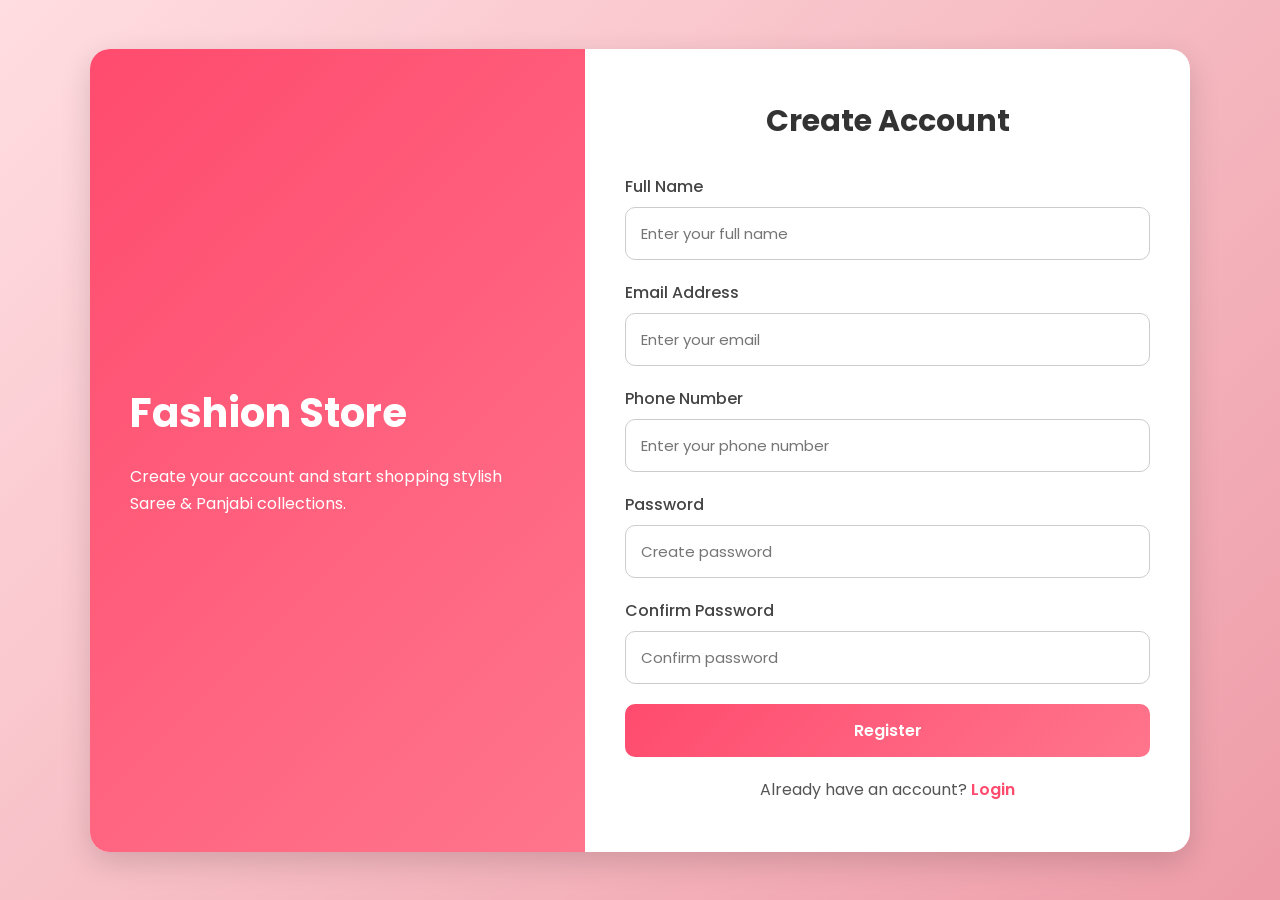
<file: project/register.html>
<!DOCTYPE html>
<html lang="en">
<head>
    <meta charset="UTF-8">
    <meta name="viewport" content="width=device-width, initial-scale=1.0">
    <title>Register | Fashion Store</title>

    <!-- CSS File -->
    <link rel="stylesheet" href="css/register.css">

    <!-- Google Font -->
    <link href="https://fonts.googleapis.com/css2?family=Poppins:wght@300;400;500;600;700&display=swap" rel="stylesheet">
</head>
<body>

    <div class="container">

        <div class="register-box">

            <div class="left-side">
                <h1>Fashion Store</h1>
                <p>Create your account and start shopping stylish Saree & Panjabi collections.</p>
            </div>

            <div class="right-side">

                <h2>Create Account</h2>

                <form action="php/register.php" method="POST">

                    <div class="input-group">
                        <label>Full Name</label>
                        <input type="text" name="fullname" placeholder="Enter your full name" required>
                    </div>

                    <div class="input-group">
                        <label>Email Address</label>
                        <input type="email" name="email" placeholder="Enter your email" required>
                    </div>

                    <div class="input-group">
                        <label>Phone Number</label>
                        <input type="text" name="phone" placeholder="Enter your phone number" required>
                    </div>

                    <div class="input-group">
                        <label>Password</label>
                        <input type="password" name="password" placeholder="Create password" required>
                    </div>

                    <div class="input-group">
                        <label>Confirm Password</label>
                        <input type="password" name="confirm_password" placeholder="Confirm password" required>
                    </div>

                    <button type="submit" class="register-btn">
                        Register
                    </button>

                    <p class="login-text">
                        Already have an account?
                        <a href="login.html">Login</a>
                    </p>

                </form>

            </div>

        </div>

    </div>

</body>
</html>
</file>
<file: project/css/style.css>
/* ===== CSS VARIABLES ===== */
:root {
    --primary: #c44569;
    --primary-dark: #a03050;
    --primary-light: #ff6b9d;
    --accent: #f8b500;
    --text-dark: #1a1a2e;
    --text-mid: #444;
    --text-light: #777;
    --bg: #fff;
    --bg-soft: #fdf6f8;
    --bg-card: #fff;
    --border: #f0e0e5;
    --shadow: 0 4px 20px rgba(196,69,105,0.1);
    --shadow-hover: 0 12px 40px rgba(196,69,105,0.2);
    --radius: 16px;
    --radius-sm: 10px;
    --transition: 0.3s ease;
    --nav-h: 72px;
}

/* ===== RESET ===== */
*, *::before, *::after {
    margin: 0; padding: 0;
    box-sizing: border-box;
}

html { scroll-behavior: smooth; }

body {
    font-family: 'DM Sans', sans-serif;
    color: var(--text-dark);
    background: var(--bg);
    overflow-x: hidden;
}

a { text-decoration: none; color: inherit; }
ul { list-style: none; }
img { max-width: 100%; }
button { cursor: pointer; border: none; background: none; font-family: inherit; }
input, textarea { font-family: inherit; outline: none; }

/* ===== BUTTONS ===== */
.btn-primary {
    display: inline-flex;
    align-items: center;
    gap: 8px;
    padding: 14px 32px;
    background: linear-gradient(135deg, var(--primary), var(--primary-light));
    color: #fff;
    border-radius: 50px;
    font-weight: 600;
    font-size: 15px;
    border: none;
    cursor: pointer;
    transition: var(--transition);
    box-shadow: 0 4px 15px rgba(196,69,105,0.3);
}
.btn-primary:hover {
    transform: translateY(-3px);
    box-shadow: 0 8px 25px rgba(196,69,105,0.4);
}

.btn-outline {
    display: inline-flex;
    align-items: center;
    gap: 8px;
    padding: 13px 28px;
    border: 2px solid var(--primary);
    color: var(--primary);
    border-radius: 50px;
    font-weight: 600;
    font-size: 15px;
    cursor: pointer;
    transition: var(--transition);
}
.btn-outline:hover {
    background: var(--primary);
    color: #fff;
    transform: translateY(-3px);
}

/* ===== NAVBAR ===== */
.navbar {
    position: fixed;
    top: 0; left: 0; right: 0;
    z-index: 1000;
    background: rgba(255,255,255,0.95);
    backdrop-filter: blur(10px);
    border-bottom: 1px solid var(--border);
    transition: var(--transition);
}
.navbar.scrolled {
    box-shadow: 0 4px 20px rgba(0,0,0,0.08);
}

.nav-container {
    max-width: 1300px;
    margin: 0 auto;
    padding: 0 24px;
    height: var(--nav-h);
    display: flex;
    align-items: center;
    gap: 32px;
}

.logo {
    display: flex;
    align-items: center;
    gap: 10px;
    flex-shrink: 0;
}
.logo-icon { font-size: 28px; }
.logo-main {
    display: block;
    font-family: 'Playfair Display', serif;
    font-size: 20px;
    font-weight: 700;
    color: var(--primary);
    line-height: 1;
}
.logo-sub {
    display: block;
    font-size: 10px;
    color: var(--text-light);
    letter-spacing: 2px;
    text-transform: uppercase;
}

.nav-links {
    display: flex;
    align-items: center;
    gap: 4px;
    margin-left: auto;
}
.nav-links > li > a {
    display: flex;
    align-items: center;
    gap: 5px;
    padding: 8px 14px;
    border-radius: 8px;
    font-weight: 500;
    font-size: 15px;
    color: var(--text-dark);
    transition: var(--transition);
}
.nav-links > li > a:hover,
.nav-links > li > a.active {
    color: var(--primary);
    background: var(--bg-soft);
}
.nav-links > li > a i { font-size: 11px; }

/* Dropdown */
.dropdown { position: relative; }
.dropdown-menu {
    position: absolute;
    top: calc(100% + 8px);
    left: 50%;
    transform: translateX(-50%) translateY(10px);
    background: #fff;
    border-radius: var(--radius-sm);
    box-shadow: 0 8px 30px rgba(0,0,0,0.12);
    border: 1px solid var(--border);
    min-width: 200px;
    padding: 8px;
    opacity: 0;
    visibility: hidden;
    transition: var(--transition);
    z-index: 100;
}
.dropdown:hover .dropdown-menu {
    opacity: 1;
    visibility: visible;
    transform: translateX(-50%) translateY(0);
}
.dropdown-menu li a {
    display: flex;
    align-items: center;
    gap: 10px;
    padding: 10px 14px;
    border-radius: 8px;
    font-size: 14px;
    font-weight: 500;
    transition: var(--transition);
}
.dropdown-menu li a:hover {
    background: var(--bg-soft);
    color: var(--primary);
}

.nav-actions {
    display: flex;
    align-items: center;
    gap: 8px;
}

.search-toggle, .cart-btn, .nav-login-btn {
    width: 40px; height: 40px;
    border-radius: 10px;
    display: flex; align-items: center; justify-content: center;
    font-size: 16px;
    color: var(--text-dark);
    background: transparent;
    transition: var(--transition);
    position: relative;
}
.search-toggle:hover, .cart-btn:hover, .nav-login-btn:hover {
    background: var(--bg-soft);
    color: var(--primary);
}

.cart-count {
    position: absolute;
    top: -4px; right: -4px;
    width: 18px; height: 18px;
    background: var(--primary);
    color: #fff;
    font-size: 11px;
    font-weight: 700;
    border-radius: 50%;
    display: flex; align-items: center; justify-content: center;
}

.hamburger {
    display: none;
    flex-direction: column;
    gap: 5px;
    padding: 8px;
    border-radius: 8px;
}
.hamburger span {
    display: block;
    width: 22px; height: 2px;
    background: var(--text-dark);
    border-radius: 2px;
    transition: var(--transition);
}
.hamburger.open span:nth-child(1) { transform: translateY(7px) rotate(45deg); }
.hamburger.open span:nth-child(2) { opacity: 0; }
.hamburger.open span:nth-child(3) { transform: translateY(-7px) rotate(-45deg); }

/* Search Bar */
.search-bar {
    max-height: 0;
    overflow: hidden;
    transition: max-height 0.3s ease;
    background: var(--bg-soft);
    border-top: 1px solid transparent;
}
.search-bar.active {
    max-height: 80px;
    border-top-color: var(--border);
}
.search-container {
    max-width: 600px;
    margin: 12px auto;
    display: flex;
    align-items: center;
    gap: 12px;
    padding: 0 24px;
    background: #fff;
    border-radius: 50px;
    border: 2px solid var(--border);
    transition: var(--transition);
}
.search-container:focus-within { border-color: var(--primary); }
.search-container i { color: var(--text-light); }
.search-container input {
    flex: 1;
    padding: 12px 0;
    font-size: 15px;
    border: none;
    background: none;
}
.search-container button {
    color: var(--text-light);
    padding: 4px;
    transition: var(--transition);
}
.search-container button:hover { color: var(--primary); }

/* ===== HERO ===== */
.hero {
    min-height: 100vh;
    padding-top: var(--nav-h);
    display: flex;
    align-items: center;
    position: relative;
    overflow: hidden;
    background: linear-gradient(135deg, #fff5f7 0%, #fde8ee 50%, #fff 100%);
}

.hero-bg {
    position: absolute;
    inset: 0;
    background:
        radial-gradient(circle at 80% 20%, rgba(255,107,157,0.15) 0%, transparent 50%),
        radial-gradient(circle at 10% 80%, rgba(248,181,0,0.1) 0%, transparent 40%);
    pointer-events: none;
}

.hero-content {
    flex: 1;
    padding: 80px 60px 80px 80px;
    max-width: 620px;
    z-index: 1;
}

.hero-eyebrow {
    display: inline-block;
    padding: 6px 18px;
    background: rgba(196,69,105,0.1);
    color: var(--primary);
    border-radius: 50px;
    font-size: 13px;
    font-weight: 600;
    letter-spacing: 1px;
    text-transform: uppercase;
    margin-bottom: 24px;
}

.hero-title {
    font-family: 'Playfair Display', serif;
    font-size: clamp(48px, 6vw, 80px);
    font-weight: 700;
    line-height: 1.1;
    color: var(--text-dark);
    margin-bottom: 20px;
}
.hero-title em {
    font-style: italic;
    color: var(--primary);
}

.hero-desc {
    font-size: 18px;
    color: var(--text-mid);
    line-height: 1.7;
    margin-bottom: 36px;
    max-width: 460px;
}

.hero-btns {
    display: flex;
    gap: 16px;
    margin-bottom: 48px;
    flex-wrap: wrap;
}

.hero-stats {
    display: flex;
    gap: 36px;
}
.hero-stats > div {
    display: flex;
    flex-direction: column;
}
.hero-stats strong {
    font-size: 28px;
    font-weight: 700;
    color: var(--primary);
    font-family: 'Playfair Display', serif;
}
.hero-stats span {
    font-size: 13px;
    color: var(--text-light);
}

.hero-visual {
    flex: 1;
    display: flex;
    flex-direction: column;
    gap: 20px;
    padding: 80px 60px;
    align-items: flex-end;
}

.hero-card {
    background: #fff;
    border-radius: 20px;
    box-shadow: var(--shadow-hover);
    overflow: hidden;
    width: 220px;
    transition: var(--transition);
    animation: floatCard 3s ease-in-out infinite;
}
.hero-card:nth-child(2) { animation-delay: 1s; align-self: center; }
.hero-card:nth-child(3) { animation-delay: 2s; }

@keyframes floatCard {
    0%, 100% { transform: translateY(0); }
    50% { transform: translateY(-10px); }
}

.hero-card-img {
    height: 140px;
    display: flex;
    align-items: center;
    justify-content: center;
}


/* ===== SECTION COMMON ===== */
.section-container {
    max-width: 1300px;
    margin: 0 auto;
    padding: 0 24px;
}

.section-header {
    text-align: center;
    margin-bottom: 48px;
}
.section-eyebrow {
    display: inline-block;
    padding: 6px 18px;
    background: rgba(196,69,105,0.1);
    color: var(--primary);
    border-radius: 50px;
    font-size: 13px;
    font-weight: 600;
    letter-spacing: 1px;
    text-transform: uppercase;
    margin-bottom: 14px;
}
.section-title {
    font-family: 'Playfair Display', serif;
    font-size: clamp(32px, 4vw, 48px);
    font-weight: 700;
    color: var(--text-dark);
}

/* ===== PRODUCTS SECTION ===== */
.products-section {
    padding: 100px 0;
    background: var(--bg-soft);
}

.filter-tabs {
    display: flex;
    gap: 10px;
    flex-wrap: wrap;
    justify-content: center;
    margin-bottom: 48px;
}
.tab {
    padding: 10px 22px;
    border: 2px solid var(--border);
    border-radius: 50px;
    font-size: 14px;
    font-weight: 500;
    color: var(--text-mid);
    background: #fff;
    cursor: pointer;
    transition: var(--transition);
}
.tab:hover, .tab.active {
    border-color: var(--primary);
    color: var(--primary);
    background: rgba(196,69,105,0.06);
}
.tab.active {
    background: var(--primary);
    color: #fff;
}

.products-grid {
    display: grid;
    grid-template-columns: repeat(auto-fill, minmax(280px, 1fr));
    gap: 28px;
}

.product-card {
    background: #fff;
    border-radius: var(--radius);
    overflow: hidden;
    box-shadow: var(--shadow);
    transition: var(--transition);
    border: 1px solid var(--border);
}
.product-card:hover {
    transform: translateY(-8px);
    box-shadow: var(--shadow-hover);
}

.product-img {
    height: 220px;
    display: flex;
    align-items: center;
    justify-content: center;
    cursor: pointer;
    position: relative;
    overflow: hidden;
}
.product-emoji {
    font-size: 90px;
    transition: transform 0.3s ease;
}
.product-card:hover .product-emoji { transform: scale(1.1); }

.product-badge {
    position: absolute;
    top: 14px; left: 14px;
    padding: 5px 12px;
    background: var(--primary);
    color: #fff;
    border-radius: 50px;
    font-size: 12px;
    font-weight: 600;
}

.product-info { padding: 20px; }
.product-category {
    font-size: 12px;
    color: var(--primary);
    font-weight: 600;
    text-transform: uppercase;
    letter-spacing: 1px;
    margin-bottom: 6px;
}
.product-name {
    font-size: 17px;
    font-weight: 600;
    color: var(--text-dark);
    margin-bottom: 12px;
    cursor: pointer;
    transition: color 0.2s;
    line-height: 1.4;
}
.product-name:hover { color: var(--primary); }

.product-price {
    display: flex;
    align-items: center;
    gap: 10px;
    flex-wrap: wrap;
    margin-bottom: 16px;
}
.price-current {
    font-size: 22px;
    font-weight: 700;
    color: var(--primary);
    font-family: 'Playfair Display', serif;
}
.price-old {
    font-size: 15px;
    color: var(--text-light);
    text-decoration: line-through;
}
.price-save {
    font-size: 12px;
    font-weight: 600;
    color: #27ae60;
    background: #eafaf1;
    padding: 3px 8px;
    border-radius: 50px;
}

.product-actions {
    display: flex;
    gap: 10px;
}
.btn-details, .btn-add-cart {
    flex: 1;
    padding: 10px;
    border-radius: var(--radius-sm);
    font-size: 13px;
    font-weight: 600;
    display: flex;
    align-items: center;
    justify-content: center;
    gap: 6px;
    transition: var(--transition);
    cursor: pointer;
}
.btn-details {
    border: 2px solid var(--border);
    color: var(--text-mid);
    background: #fff;
}
.btn-details:hover {
    border-color: var(--primary);
    color: var(--primary);
}
.btn-add-cart {
    background: linear-gradient(135deg, var(--primary), var(--primary-light));
    color: #fff;
    border: none;
    box-shadow: 0 4px 12px rgba(196,69,105,0.3);
}
.btn-add-cart:hover {
    transform: translateY(-2px);
    box-shadow: 0 6px 18px rgba(196,69,105,0.4);
}

.no-results {
    flex-direction: column;
    align-items: center;
    justify-content: center;
    padding: 80px 20px;
    color: var(--text-light);
    font-size: 18px;
    gap: 16px;
}
.no-results i { font-size: 48px; opacity: 0.3; }

/* ===== FEATURES ===== */
.features-section {
    padding: 80px 0;
    background: #fff;
}
.features-grid {
    display: grid;
    grid-template-columns: repeat(4, 1fr);
    gap: 24px;
}
.feature-card {
    text-align: center;
    padding: 36px 24px;
    border-radius: var(--radius);
    border: 1px solid var(--border);
    transition: var(--transition);
}
.feature-card:hover {
    box-shadow: var(--shadow);
    transform: translateY(-4px);
    border-color: var(--primary);
}
.feature-icon {
    width: 64px; height: 64px;
    background: linear-gradient(135deg, var(--primary), var(--primary-light));
    border-radius: 16px;
    display: flex; align-items: center; justify-content: center;
    margin: 0 auto 20px;
    font-size: 24px;
    color: #fff;
}
.feature-card h3 {
    font-size: 17px;
    font-weight: 700;
    margin-bottom: 10px;
}
.feature-card p {
    font-size: 14px;
    color: var(--text-light);
    line-height: 1.6;
}

/* ===== ABOUT ===== */
.about-section {
    padding: 100px 0;
    background: var(--bg-soft);
}
.about-grid {
    display: grid;
    grid-template-columns: 1fr 1fr;
    gap: 80px;
    align-items: center;
}
.about-img-box {
    width: 100%;
    aspect-ratio: 1;
    max-width: 400px;
    margin: 0 auto;
    background: linear-gradient(135deg, #ffe0e8, #ffd6e7);
    border-radius: 30px;
    display: flex;
    align-items: center;
    justify-content: center;
    box-shadow: var(--shadow-hover);
}
.about-content .section-eyebrow { display: inline-block; }
.about-content h2 {
    font-family: 'Playfair Display', serif;
    font-size: clamp(32px, 3.5vw, 48px);
    font-weight: 700;
    margin: 14px 0 20px;
    line-height: 1.2;
}
.about-content h2 em { font-style: italic; color: var(--primary); }
.about-content p {
    font-size: 16px;
    color: var(--text-mid);
    line-height: 1.8;
    margin-bottom: 16px;
}
.about-content .btn-primary { margin-top: 12px; }

/* ===== CONTACT ===== */
.contact-section {
    padding: 100px 0;
    background: #fff;
}
.contact-grid {
    display: grid;
    grid-template-columns: 1fr 1.5fr;
    gap: 60px;
    align-items: start;
}
.contact-item {
    display: flex;
    align-items: flex-start;
    gap: 16px;
    margin-bottom: 28px;
}
.contact-item i {
    width: 44px; height: 44px;
    background: rgba(196,69,105,0.1);
    color: var(--primary);
    border-radius: 10px;
    display: flex; align-items: center; justify-content: center;
    font-size: 16px;
    flex-shrink: 0;
}
.contact-item strong {
    display: block;
    font-size: 15px;
    margin-bottom: 4px;
}
.contact-item p {
    color: var(--text-light);
    font-size: 14px;
}
.social-links {
    display: flex;
    gap: 12px;
    margin-top: 8px;
}
.social-links a {
    width: 40px; height: 40px;
    background: var(--primary);
    color: #fff;
    border-radius: 10px;
    display: flex; align-items: center; justify-content: center;
    font-size: 16px;
    transition: var(--transition);
}
.social-links a:hover {
    background: var(--primary-dark);
    transform: translateY(-3px);
}

.contact-form {
    display: flex;
    flex-direction: column;
    gap: 16px;
}
.contact-form input,
.contact-form textarea {
    padding: 14px 18px;
    border: 2px solid var(--border);
    border-radius: var(--radius-sm);
    font-size: 15px;
    transition: var(--transition);
    background: var(--bg-soft);
    resize: vertical;
}
.contact-form input:focus,
.contact-form textarea:focus {
    border-color: var(--primary);
    background: #fff;
}

/* ===== FOOTER ===== */
.footer {
    background: var(--text-dark);
    color: rgba(255,255,255,0.8);
    padding: 70px 0 0;
}
.footer-grid {
    display: grid;
    grid-template-columns: 2fr 1fr 1fr 1fr;
    gap: 48px;
    padding-bottom: 48px;
}
.footer-brand .logo-main { color: #fff; }
.footer-brand .logo-sub { color: rgba(255,255,255,0.5); }
.footer-brand p {
    font-size: 14px;
    line-height: 1.8;
    margin-top: 16px;
    opacity: 0.7;
}
.footer-links h4 {
    color: #fff;
    font-size: 15px;
    font-weight: 600;
    margin-bottom: 20px;
}
.footer-links ul { display: flex; flex-direction: column; gap: 10px; }
.footer-links a {
    font-size: 14px;
    opacity: 0.7;
    transition: var(--transition);
}
.footer-links a:hover { opacity: 1; color: var(--primary-light); }

.footer-bottom {
    border-top: 1px solid rgba(255,255,255,0.1);
    padding: 24px 0;
    display: flex;
    justify-content: space-between;
    align-items: center;
    font-size: 13px;
    opacity: 0.6;
}

/* ===== CART SIDEBAR ===== */
.cart-overlay {
    position: fixed;
    inset: 0;
    background: rgba(0,0,0,0.5);
    z-index: 1100;
    opacity: 0;
    visibility: hidden;
    transition: var(--transition);
}
.cart-overlay.active { opacity: 1; visibility: visible; }

.cart-sidebar {
    position: fixed;
    top: 0; right: 0;
    width: 420px;
    max-width: 95vw;
    height: 100vh;
    background: #fff;
    z-index: 1200;
    transform: translateX(100%);
    transition: transform 0.35s cubic-bezier(0.4,0,0.2,1);
    display: flex;
    flex-direction: column;
    box-shadow: -10px 0 40px rgba(0,0,0,0.15);
}
.cart-sidebar.active { transform: translateX(0); }

.cart-header {
    display: flex;
    align-items: center;
    justify-content: space-between;
    padding: 20px 24px;
    border-bottom: 1px solid var(--border);
}
.cart-header h3 {
    font-size: 18px;
    font-weight: 700;
    display: flex;
    align-items: center;
    gap: 10px;
    color: var(--text-dark);
}
.cart-header button {
    width: 36px; height: 36px;
    border-radius: 8px;
    display: flex; align-items: center; justify-content: center;
    background: var(--bg-soft);
    color: var(--text-mid);
    font-size: 16px;
    transition: var(--transition);
}
.cart-header button:hover { background: var(--border); }

.cart-items {
    flex: 1;
    overflow-y: auto;
    padding: 16px;
}
.cart-empty {
    display: flex;
    flex-direction: column;
    align-items: center;
    justify-content: center;
    height: 100%;
    gap: 16px;
    color: var(--text-light);
}
.cart-empty i { font-size: 48px; opacity: 0.3; }
.cart-empty p { font-size: 16px; }

.cart-item {
    display: flex;
    align-items: flex-start;
    gap: 14px;
    padding: 14px;
    border-radius: var(--radius-sm);
    border: 1px solid var(--border);
    margin-bottom: 12px;
    background: var(--bg-soft);
}
.cart-item-img {
    font-size: 36px;
    width: 56px; height: 56px;
    background: #fff;
    border-radius: 10px;
    display: flex; align-items: center; justify-content: center;
    flex-shrink: 0;
}
.cart-item-info { flex: 1; }
.cart-item-name {
    font-size: 14px;
    font-weight: 600;
    margin-bottom: 4px;
    line-height: 1.4;
}
.cart-item-price {
    font-size: 15px;
    color: var(--primary);
    font-weight: 700;
    margin-bottom: 10px;
}
.qty-control {
    display: flex;
    align-items: center;
    gap: 12px;
}
.qty-control button {
    width: 28px; height: 28px;
    border-radius: 6px;
    background: #fff;
    border: 1px solid var(--border);
    font-size: 18px;
    display: flex; align-items: center; justify-content: center;
    transition: var(--transition);
    line-height: 1;
}
.qty-control button:hover { border-color: var(--primary); color: var(--primary); }
.qty-control span { font-weight: 700; font-size: 15px; }
.cart-item-remove {
    color: var(--text-light);
    font-size: 14px;
    padding: 4px;
    transition: var(--transition);
}
.cart-item-remove:hover { color: #e74c3c; }

.cart-footer {
    border-top: 1px solid var(--border);
    padding: 16px;
    overflow-y: auto;
    max-height: 60vh;
}

.cart-summary { margin-bottom: 16px; }
.summary-row {
    display: flex;
    justify-content: space-between;
    align-items: center;
    padding: 8px 0;
    font-size: 14px;
    color: var(--text-mid);
    border-bottom: 1px solid var(--border);
}
.summary-row.total {
    font-size: 18px;
    font-weight: 700;
    color: var(--text-dark);
    border-bottom: none;
    padding-top: 12px;
}

.delivery-options {
    margin-bottom: 16px;
    padding: 14px;
    background: var(--bg-soft);
    border-radius: var(--radius-sm);
}
.delivery-options p { font-size: 14px; font-weight: 600; margin-bottom: 10px; }
.radio-label {
    display: flex;
    align-items: center;
    gap: 8px;
    font-size: 14px;
    margin-bottom: 8px;
    cursor: pointer;
}
.radio-label input { accent-color: var(--primary); }

.order-form {
    display: flex;
    flex-direction: column;
    gap: 10px;
    margin-bottom: 16px;
}
.order-form p { font-size: 14px; font-weight: 600; }
.order-form input,
.order-form textarea {
    padding: 11px 14px;
    border: 2px solid var(--border);
    border-radius: var(--radius-sm);
    font-size: 14px;
    transition: var(--transition);
    resize: vertical;
}
.order-form input:focus,
.order-form textarea:focus { border-color: var(--primary); }

.payment-badge {
    display: flex;
    align-items: center;
    gap: 10px;
    padding: 12px 16px;
    background: #eafaf1;
    border: 2px solid #27ae60;
    border-radius: var(--radius-sm);
    color: #27ae60;
    font-weight: 600;
    font-size: 14px;
    margin-bottom: 14px;
}

.checkout-btn {
    width: 100%;
    padding: 16px;
    background: linear-gradient(135deg, var(--primary), var(--primary-light));
    color: #fff;
    border: none;
    border-radius: var(--radius-sm);
    font-size: 16px;
    font-weight: 700;
    display: flex;
    align-items: center;
    justify-content: center;
    gap: 10px;
    cursor: pointer;
    transition: var(--transition);
    box-shadow: 0 4px 15px rgba(196,69,105,0.3);
}
.checkout-btn:hover {
    transform: translateY(-2px);
    box-shadow: 0 8px 25px rgba(196,69,105,0.4);
}

/* ===== MODAL ===== */
.modal-overlay {
    position: fixed;
    inset: 0;
    background: rgba(0,0,0,0.6);
    z-index: 1300;
    opacity: 0;
    visibility: hidden;
    transition: var(--transition);
}
.modal-overlay.active { opacity: 1; visibility: visible; }

.product-modal {
    position: fixed;
    top: 50%; left: 50%;
    transform: translate(-50%, -50%) scale(0.9);
    width: 90%;
    max-width: 860px;
    max-height: 90vh;
    overflow-y: auto;
    background: #fff;
    border-radius: 24px;
    z-index: 1400;
    opacity: 0;
    visibility: hidden;
    transition: all 0.3s cubic-bezier(0.4,0,0.2,1);
    box-shadow: 0 25px 60px rgba(0,0,0,0.25);
}
.product-modal.active {
    opacity: 1;
    visibility: visible;
    transform: translate(-50%, -50%) scale(1);
}

.modal-close {
    position: absolute;
    top: 16px; right: 16px;
    width: 36px; height: 36px;
    border-radius: 8px;
    background: var(--bg-soft);
    color: var(--text-mid);
    font-size: 16px;
    display: flex; align-items: center; justify-content: center;
    z-index: 10;
    transition: var(--transition);
}
.modal-close:hover { background: var(--border); }

.modal-content {
    display: grid;
    grid-template-columns: 1fr 1.2fr;
    min-height: 400px;
}

.modal-img {
    display: flex;
    align-items: center;
    justify-content: center;
    font-size: 130px;
    padding: 40px;
    border-radius: 24px 0 0 24px;
}

.modal-details {
    padding: 40px 36px;
}
.modal-details h2 {
    font-family: 'Playfair Display', serif;
    font-size: 28px;
    font-weight: 700;
    margin: 8px 0;
    line-height: 1.3;
}
.modal-desc {
    font-size: 15px;
    color: var(--text-mid);
    line-height: 1.8;
    margin-bottom: 20px;
}
.modal-specs {
    background: var(--bg-soft);
    border-radius: var(--radius-sm);
    padding: 16px;
    margin-bottom: 24px;
    display: flex;
    flex-direction: column;
    gap: 10px;
}
.modal-specs div {
    display: flex;
    align-items: center;
    gap: 10px;
    font-size: 14px;
    color: var(--text-mid);
}
.modal-specs i { color: var(--primary); width: 16px; }
.modal-actions { display: flex; gap: 12px; flex-wrap: wrap; }

/* Order success */
.order-success {
    grid-column: 1 / -1;
    text-align: center;
    padding: 60px 40px;
}
.success-icon { font-size: 80px; margin-bottom: 20px; }
.order-success h2 {
    font-family: 'Playfair Display', serif;
    font-size: 32px;
    color: #27ae60;
    margin-bottom: 12px;
}
.order-success > p {
    font-size: 16px;
    color: var(--text-mid);
    margin-bottom: 24px;
}
.order-info {
    background: var(--bg-soft);
    border-radius: var(--radius-sm);
    padding: 20px;
    margin: 20px auto;
    max-width: 400px;
    text-align: left;
}
.order-info p {
    font-size: 15px;
    padding: 8px 0;
    border-bottom: 1px solid var(--border);
    color: var(--text-mid);
}
.order-info p:last-child { border-bottom: none; }
.success-note {
    font-size: 14px;
    color: var(--text-light);
    margin: 20px 0;
}

/* ===== TOAST ===== */
.toast {
    position: fixed;
    bottom: -80px;
    left: 50%;
    transform: translateX(-50%);
    background: var(--text-dark);
    color: #fff;
    padding: 14px 28px;
    border-radius: 50px;
    font-size: 15px;
    font-weight: 500;
    z-index: 9999;
    transition: bottom 0.4s cubic-bezier(0.4,0,0.2,1);
    white-space: nowrap;
    box-shadow: 0 8px 24px rgba(0,0,0,0.2);
}
.toast.show { bottom: 32px; }
.toast.warning { background: #e67e22; }
.toast.error { background: #e74c3c; }

/* ===== RESPONSIVE ===== */
@media (max-width: 1100px) {
    .hero-content { padding: 80px 40px; }
    .hero-visual { padding: 80px 30px; }
    .features-grid { grid-template-columns: repeat(2, 1fr); }
    .footer-grid { grid-template-columns: 1fr 1fr; }
}

@media (max-width: 900px) {
    .hero {
        flex-direction: column;
        padding-top: calc(var(--nav-h) + 20px);
        text-align: center;
    }
    .hero-content {
        padding: 40px 24px 20px;
        max-width: 100%;
    }
    .hero-btns { justify-content: center; }
    .hero-stats { justify-content: center; }
    .hero-visual {
        flex-direction: row;
        justify-content: center;
        padding: 20px 24px 40px;
        flex-wrap: wrap;
    }
    .hero-card { width: 160px; }
    .hero-card-img { height: 100px; }
    .hero-card-img span { font-size: 56px !important; }

    .about-grid { grid-template-columns: 1fr; gap: 40px; }
    .about-visual { order: -1; }
    .about-img-box { max-width: 280px; }

    .contact-grid { grid-template-columns: 1fr; gap: 40px; }
    .modal-content { grid-template-columns: 1fr; }
    .modal-img { border-radius: 24px 24px 0 0; height: 200px; }
    .modal-img span { font-size: 80px !important; }
}

@media (max-width: 768px) {
    .nav-links {
        position: fixed;
        top: var(--nav-h);
        left: 0; right: 0;
        background: #fff;
        flex-direction: column;
        padding: 16px;
        gap: 4px;
        border-bottom: 1px solid var(--border);
        box-shadow: 0 8px 20px rgba(0,0,0,0.1);
        transform: translateY(-100%);
        opacity: 0;
        visibility: hidden;
        transition: all 0.35s ease;
        z-index: 999;
        align-items: stretch;
    }
    .nav-links.active {
        transform: translateY(0);
        opacity: 1;
        visibility: visible;
    }
    .nav-links > li > a { padding: 12px 16px; }
    .dropdown-menu {
        position: static;
        transform: none;
        box-shadow: none;
        border: none;
        background: var(--bg-soft);
        opacity: 1;
        visibility: visible;
        display: none;
        border-radius: var(--radius-sm);
        margin-top: 4px;
    }
    .dropdown:hover .dropdown-menu { display: block; }

    .hamburger { display: flex; }
    .features-grid { grid-template-columns: 1fr 1fr; }
    .footer-grid { grid-template-columns: 1fr 1fr; gap: 32px; }
    .footer-bottom { flex-direction: column; gap: 8px; text-align: center; }
}

@media (max-width: 500px) {
    .hero-title { font-size: 38px; }
    .hero-card { width: 140px; }
    .features-grid { grid-template-columns: 1fr; }
    .filter-tabs { gap: 8px; }
    .tab { padding: 8px 14px; font-size: 13px; }
    .products-grid { grid-template-columns: 1fr 1fr; gap: 16px; }
    .product-img { height: 160px; }
    .product-emoji { font-size: 64px; }
    .product-info { padding: 14px; }
    .product-actions { flex-direction: column; }
    .footer-grid { grid-template-columns: 1fr; }
    .cart-sidebar { width: 100%; }
    .hero-visual { display: none; }
}
</file>
<file: project/css/login.css>
*{
    margin: 0;
    padding: 0;
    box-sizing: border-box;
    font-family: 'Poppins', sans-serif;
}

body{
    min-height: 100vh;
    display: flex;
    justify-content: center;
    align-items: center;
    background: linear-gradient(135deg, #ffdde1, #ee9ca7);
    padding: 20px;
}

.login-container{
    width: 100%;
    max-width: 450px;
}

.login-box{
    background: #fff;
    padding: 40px;
    border-radius: 20px;
    box-shadow: 0 10px 30px rgba(0,0,0,0.15);
}

.login-box h2{
    text-align: center;
    margin-bottom: 30px;
    color: #333;
}

.input-group{
    margin-bottom: 20px;
}

.input-group label{
    display: block;
    margin-bottom: 8px;
    color: #444;
    font-weight: 500;
}

.input-group input{
    width: 100%;
    padding: 14px;
    border: 1px solid #ccc;
    border-radius: 10px;
    outline: none;
    transition: 0.3s;
}

.input-group input:focus{
    border-color: #ff4b6e;
    box-shadow: 0 0 8px rgba(255,75,110,0.3);
}

.login-btn{
    width: 100%;
    padding: 14px;
    border: none;
    border-radius: 10px;
    background: linear-gradient(135deg, #ff4b6e, #ff758c);
    color: white;
    font-size: 16px;
    font-weight: 600;
    cursor: pointer;
    transition: 0.3s;
}

.login-btn:hover{
    transform: translateY(-2px);
}

.register-text{
    text-align: center;
    margin-top: 20px;
}

.register-text a{
    text-decoration: none;
    color: #ff4b6e;
    font-weight: 600;
}

@media(max-width: 500px){

    .login-box{
        padding: 30px 20px;
    }

}
</file>
<file: project/css/profile.css>
/* css/profile.css */
@import url('https://fonts.googleapis.com/css2?family=Playfair+Display:ital,wght@0,400;0,700;1,400&family=DM+Sans:wght@300;400;500;600&display=swap');

:root {
    --primary:       #c44569;
    --primary-dark:  #a03050;
    --primary-light: #ff6b9d;
    --accent:        #f8b500;
    --text-dark:     #1a1a2e;
    --text-mid:      #444;
    --text-light:    #777;
    --bg:            #fff;
    --bg-soft:       #fdf6f8;
    --border:        #f0e0e5;
    --shadow:        0 4px 20px rgba(196,69,105,0.10);
    --radius:        16px;
    --radius-sm:     10px;
}

*, *::before, *::after { margin:0; padding:0; box-sizing:border-box; }
html { scroll-behavior: smooth; }
body { font-family: 'DM Sans', sans-serif; color: var(--text-dark); background: var(--bg-soft); }
a    { text-decoration: none; color: inherit; }
ul   { list-style: none; }
button { cursor: pointer; border: none; background: none; font-family: inherit; }

/* ── NAVBAR ─────────────────────────────────────────── */
.navbar {
    position: sticky;
    top: 0;
    z-index: 100;
    background: #fff;
    border-bottom: 1px solid var(--border);
    box-shadow: 0 2px 12px rgba(196,69,105,0.07);
}
.nav-container {
    max-width: 1200px;
    margin: 0 auto;
    padding: 0 24px;
    height: 68px;
    display: flex;
    align-items: center;
    justify-content: space-between;
    gap: 16px;
}
.logo {
    display: flex;
    align-items: center;
    gap: 10px;
    text-decoration: none;
}
.logo-icon   { font-size: 28px; }
.logo-main   { display: block; font-family: 'Playfair Display', serif; font-size: 18px; font-weight: 700; color: var(--primary); line-height: 1.1; }
.logo-sub    { display: block; font-size: 11px; color: var(--text-light); letter-spacing: .5px; }
.nav-right   { display: flex; align-items: center; gap: 12px; }
.nav-back-btn {
    display: flex;
    align-items: center;
    gap: 7px;
    padding: 9px 20px;
    border-radius: 50px;
    background: var(--bg-soft);
    color: var(--text-mid);
    font-size: 14px;
    font-weight: 500;
    transition: .25s;
}
.nav-back-btn:hover { background: var(--border); color: var(--primary); }
.nav-logout-btn {
    display: flex;
    align-items: center;
    gap: 7px;
    padding: 9px 20px;
    border-radius: 50px;
    background: linear-gradient(135deg, var(--primary), var(--primary-light));
    color: #fff;
    font-size: 14px;
    font-weight: 600;
    transition: .25s;
    text-decoration: none;
}
.nav-logout-btn:hover { opacity: .88; transform: translateY(-1px); }

/* ── PAGE WRAPPER ───────────────────────────────────── */
.profile-page {
    max-width: 1100px;
    margin: 36px auto 60px;
    padding: 0 20px;
    display: flex;
    gap: 28px;
    align-items: flex-start;
}

/* ── SIDEBAR CARD ───────────────────────────────────── */
.profile-sidebar {
    width: 300px;
    flex-shrink: 0;
    background: #fff;
    border-radius: var(--radius);
    box-shadow: var(--shadow);
    overflow: hidden;
}
.sidebar-banner {
    height: 90px;
    background: linear-gradient(135deg, var(--primary), var(--primary-light));
}
.sidebar-body { padding: 0 24px 28px; text-align: center; }
.avatar-circle {
    width: 88px;
    height: 88px;
    border-radius: 50%;
    background: linear-gradient(135deg, var(--primary), var(--primary-light));
    color: #fff;
    font-family: 'Playfair Display', serif;
    font-size: 34px;
    font-weight: 700;
    display: flex;
    align-items: center;
    justify-content: center;
    border: 4px solid #fff;
    box-shadow: 0 4px 16px rgba(196,69,105,0.25);
    margin: -44px auto 14px;
}
.sidebar-name { font-size: 20px; font-weight: 700; margin-bottom: 4px; }
.sidebar-email { font-size: 13px; color: var(--text-light); margin-bottom: 18px; }
.sidebar-divider { border: none; border-top: 1px solid var(--border); margin: 0 0 18px; }
.sidebar-stat {
    display: flex;
    justify-content: space-around;
    margin-bottom: 20px;
}
.stat-box { text-align: center; }
.stat-box strong { display: block; font-size: 22px; color: var(--primary); font-weight: 700; }
.stat-box span   { font-size: 12px; color: var(--text-light); }
.sidebar-info-item {
    display: flex;
    align-items: center;
    gap: 10px;
    padding: 10px 0;
    border-top: 1px solid var(--border);
    font-size: 14px;
    color: var(--text-mid);
}
.sidebar-info-item i { color: var(--primary); width: 18px; flex-shrink: 0; }
.sidebar-info-item strong { display: block; font-size: 11px; color: var(--text-light); font-weight: 500; }

/* ── MAIN CONTENT ───────────────────────────────────── */
.profile-main { flex: 1; min-width: 0; }

/* ── TABS ───────────────────────────────────────────── */
.profile-tabs {
    display: flex;
    gap: 8px;
    background: #fff;
    padding: 6px;
    border-radius: var(--radius);
    box-shadow: var(--shadow);
    margin-bottom: 24px;
}
.tab-btn {
    flex: 1;
    padding: 12px;
    border-radius: calc(var(--radius) - 4px);
    font-size: 14px;
    font-weight: 600;
    color: var(--text-light);
    transition: .25s;
    display: flex;
    align-items: center;
    justify-content: center;
    gap: 8px;
}
.tab-btn:hover { color: var(--primary); background: var(--bg-soft); }
.tab-btn.active {
    background: linear-gradient(135deg, var(--primary), var(--primary-light));
    color: #fff;
    box-shadow: 0 4px 14px rgba(196,69,105,0.30);
}
.tab-panel { display: none; }
.tab-panel.active { display: block; }

/* ── PROFILE INFO PANEL ─────────────────────────────── */
.info-card {
    background: #fff;
    border-radius: var(--radius);
    box-shadow: var(--shadow);
    padding: 28px;
    margin-bottom: 20px;
}
.info-card-title {
    font-family: 'Playfair Display', serif;
    font-size: 20px;
    margin-bottom: 20px;
    color: var(--text-dark);
    display: flex;
    align-items: center;
    gap: 10px;
}
.info-card-title i { color: var(--primary); }
.info-grid {
    display: grid;
    grid-template-columns: 1fr 1fr;
    gap: 18px;
}
.info-field label {
    display: block;
    font-size: 12px;
    font-weight: 600;
    text-transform: uppercase;
    letter-spacing: .6px;
    color: var(--text-light);
    margin-bottom: 6px;
}
.info-field p {
    font-size: 15px;
    font-weight: 500;
    color: var(--text-dark);
    background: var(--bg-soft);
    padding: 11px 14px;
    border-radius: var(--radius-sm);
    border: 1px solid var(--border);
}

/* ── ORDERS PANEL ───────────────────────────────────── */
.orders-header {
    display: flex;
    align-items: center;
    justify-content: space-between;
    margin-bottom: 18px;
}
.orders-title {
    font-family: 'Playfair Display', serif;
    font-size: 22px;
    color: var(--text-dark);
}
.orders-count {
    background: var(--primary);
    color: #fff;
    font-size: 12px;
    font-weight: 700;
    padding: 4px 12px;
    border-radius: 50px;
}

/* Order card */
.order-card {
    background: #fff;
    border-radius: var(--radius);
    box-shadow: var(--shadow);
    margin-bottom: 18px;
    overflow: hidden;
    transition: box-shadow .25s;
}
.order-card:hover { box-shadow: 0 8px 30px rgba(196,69,105,0.15); }
.order-card-header {
    display: flex;
    align-items: center;
    justify-content: space-between;
    padding: 16px 22px;
    background: var(--bg-soft);
    border-bottom: 1px solid var(--border);
    flex-wrap: wrap;
    gap: 10px;
}
.order-number { font-size: 14px; font-weight: 700; color: var(--primary); }
.order-date   { font-size: 12px; color: var(--text-light); }
.status-badge {
    display: inline-flex;
    align-items: center;
    gap: 5px;
    padding: 5px 14px;
    border-radius: 50px;
    font-size: 12px;
    font-weight: 700;
    letter-spacing: .3px;
}
.status-Pending    { background: #fff8e1; color: #f59e0b; }
.status-Confirmed  { background: #e0f2fe; color: #0369a1; }
.status-Processing { background: #fff3e0; color: #ea580c; }
.status-Shipped    { background: #f3e8ff; color: #7c3aed; }
.status-Delivered  { background: #dcfce7; color: #16a34a; }
.status-Cancelled  { background: #fee2e2; color: #dc2626; }

.order-card-body { padding: 18px 22px; }
.order-items-list { margin-bottom: 14px; }
.order-item-row {
    display: flex;
    align-items: center;
    gap: 12px;
    padding: 8px 0;
    border-bottom: 1px dashed var(--border);
    font-size: 14px;
}
.order-item-row:last-child { border-bottom: none; }
.order-item-emoji { font-size: 26px; width: 36px; text-align: center; flex-shrink: 0; }
.order-item-name  { flex: 1; font-weight: 500; }
.order-item-qty   { color: var(--text-light); font-size: 13px; }
.order-item-price { font-weight: 700; color: var(--primary); }

.order-footer {
    display: flex;
    align-items: center;
    justify-content: space-between;
    padding-top: 14px;
    border-top: 1px solid var(--border);
    flex-wrap: wrap;
    gap: 8px;
}
.order-delivery-info { font-size: 13px; color: var(--text-light); }
.order-delivery-info i { color: var(--primary); margin-right: 4px; }
.order-total-area { text-align: right; }
.order-total-label { font-size: 12px; color: var(--text-light); }
.order-total-amount { font-size: 20px; font-weight: 700; color: var(--primary); }

/* Status timeline */
.status-timeline {
    display: flex;
    align-items: center;
    gap: 0;
    margin: 14px 0;
    overflow-x: auto;
    padding-bottom: 4px;
}
.timeline-step {
    display: flex;
    flex-direction: column;
    align-items: center;
    flex: 1;
    min-width: 70px;
    position: relative;
}
.timeline-step:not(:last-child)::after {
    content: '';
    position: absolute;
    top: 13px;
    left: 50%;
    width: 100%;
    height: 2px;
    background: var(--border);
    z-index: 0;
}
.timeline-step.done:not(:last-child)::after { background: var(--primary-light); }
.step-dot {
    width: 28px;
    height: 28px;
    border-radius: 50%;
    background: var(--border);
    border: 2px solid var(--border);
    display: flex;
    align-items: center;
    justify-content: center;
    font-size: 12px;
    color: #aaa;
    z-index: 1;
    position: relative;
    transition: .25s;
}
.timeline-step.done .step-dot {
    background: linear-gradient(135deg, var(--primary), var(--primary-light));
    border-color: var(--primary-light);
    color: #fff;
}
.timeline-step.current .step-dot {
    background: #fff;
    border-color: var(--primary);
    color: var(--primary);
    box-shadow: 0 0 0 3px rgba(196,69,105,0.15);
}
.step-label {
    font-size: 10px;
    color: var(--text-light);
    margin-top: 5px;
    text-align: center;
    font-weight: 500;
}
.timeline-step.done .step-label,
.timeline-step.current .step-label { color: var(--primary); }

/* Empty state */
.empty-orders {
    background: #fff;
    border-radius: var(--radius);
    box-shadow: var(--shadow);
    padding: 60px 30px;
    text-align: center;
}
.empty-orders .empty-icon { font-size: 64px; margin-bottom: 16px; }
.empty-orders h3 { font-size: 20px; margin-bottom: 8px; }
.empty-orders p  { color: var(--text-light); margin-bottom: 24px; }
.btn-primary {
    display: inline-flex;
    align-items: center;
    gap: 8px;
    padding: 13px 30px;
    background: linear-gradient(135deg, var(--primary), var(--primary-light));
    color: #fff;
    border-radius: 50px;
    font-size: 15px;
    font-weight: 600;
    text-decoration: none;
    transition: .25s;
}
.btn-primary:hover { opacity: .88; transform: translateY(-2px); }

/* Loading skeleton */
.skeleton {
    background: linear-gradient(90deg, #f0e4e8 25%, #f8eff2 50%, #f0e4e8 75%);
    background-size: 200% 100%;
    animation: shimmer 1.4s infinite;
    border-radius: 8px;
}
@keyframes shimmer { to { background-position: -200% 0; } }

/* ── RESPONSIVE ─────────────────────────────────────── */
@media (max-width: 900px) {
    .profile-page { flex-direction: column; }
    .profile-sidebar { width: 100%; }
    .info-grid { grid-template-columns: 1fr; }
}
@media (max-width: 500px) {
    .profile-tabs { flex-direction: column; }
    .order-card-header { flex-direction: column; align-items: flex-start; }
}
</file>
<file: project/css/register.css>
*{
    margin: 0;
    padding: 0;
    box-sizing: border-box;
    font-family: 'Poppins', sans-serif;
}


body{
    background: linear-gradient(135deg, #ffdde1, #ee9ca7);
    min-height: 100vh;
    display: flex;
    justify-content: center;
    align-items: center;
    padding: 20px;
    overflow-y: auto;        /* ← এটা add করো */
}

.register-box{
    display: flex;
    background: #fff;
    border-radius: 20px;
    overflow: hidden;
    box-shadow: 0 10px 30px rgba(0,0,0,0.15);
    width: 100%;             /* ← এটা add করো */
}

.container{
    width: 100%;
    max-width: 1100px;
}


.left-side{
    width: 45%;
    background: linear-gradient(135deg, #ff4b6e, #ff758c);
    color: white;
    padding: 60px 40px;
    display: flex;
    flex-direction: column;
    justify-content: center;
}

.left-side h1{
    font-size: 40px;
    margin-bottom: 20px;
    font-weight: 700;
}

.left-side p{
    font-size: 16px;
    line-height: 1.7;
}

.right-side{
    width: 55%;
    padding: 50px 40px;
}

.right-side h2{
    text-align: center;
    margin-bottom: 30px;
    color: #333;
    font-size: 30px;
}

.input-group{
    margin-bottom: 20px;
}

.input-group label{
    display: block;
    margin-bottom: 8px;
    font-weight: 500;
    color: #444;
}

.input-group input{
    width: 100%;
    padding: 14px 15px;
    border: 1px solid #ccc;
    border-radius: 10px;
    outline: none;
    font-size: 15px;
    transition: 0.3s;
}

.input-group input:focus{
    border-color: #ff4b6e;
    box-shadow: 0 0 8px rgba(255,75,110,0.3);
}

.register-btn{
    width: 100%;
    padding: 14px;
    border: none;
    border-radius: 10px;
    background: linear-gradient(135deg, #ff4b6e, #ff758c);
    color: white;
    font-size: 16px;
    font-weight: 600;
    cursor: pointer;
    transition: 0.3s;
}

.register-btn:hover{
    opacity: 0.9;
    transform: translateY(-2px);
}

.login-text{
    text-align: center;
    margin-top: 20px;
    color: #555;
}

.login-text a{
    color: #ff4b6e;
    text-decoration: none;
    font-weight: 600;
}

.login-text a:hover{
    text-decoration: underline;
}

/* Responsive */

@media(max-width: 900px){

    .register-box{
        flex-direction: column;
    }

    .left-side,
    .right-side{
        width: 100%;
    }

    .left-side{
        text-align: center;
        padding: 40px 20px;
    }

    .left-side h1{
        font-size: 32px;
    }

    .right-side{
        padding: 40px 25px;
    }

}

@media(max-width: 500px){

    .right-side h2{
        font-size: 24px;
    }

    .input-group input{
        padding: 12px;
    }

    .register-btn{
        padding: 12px;
    }

}
</file>
